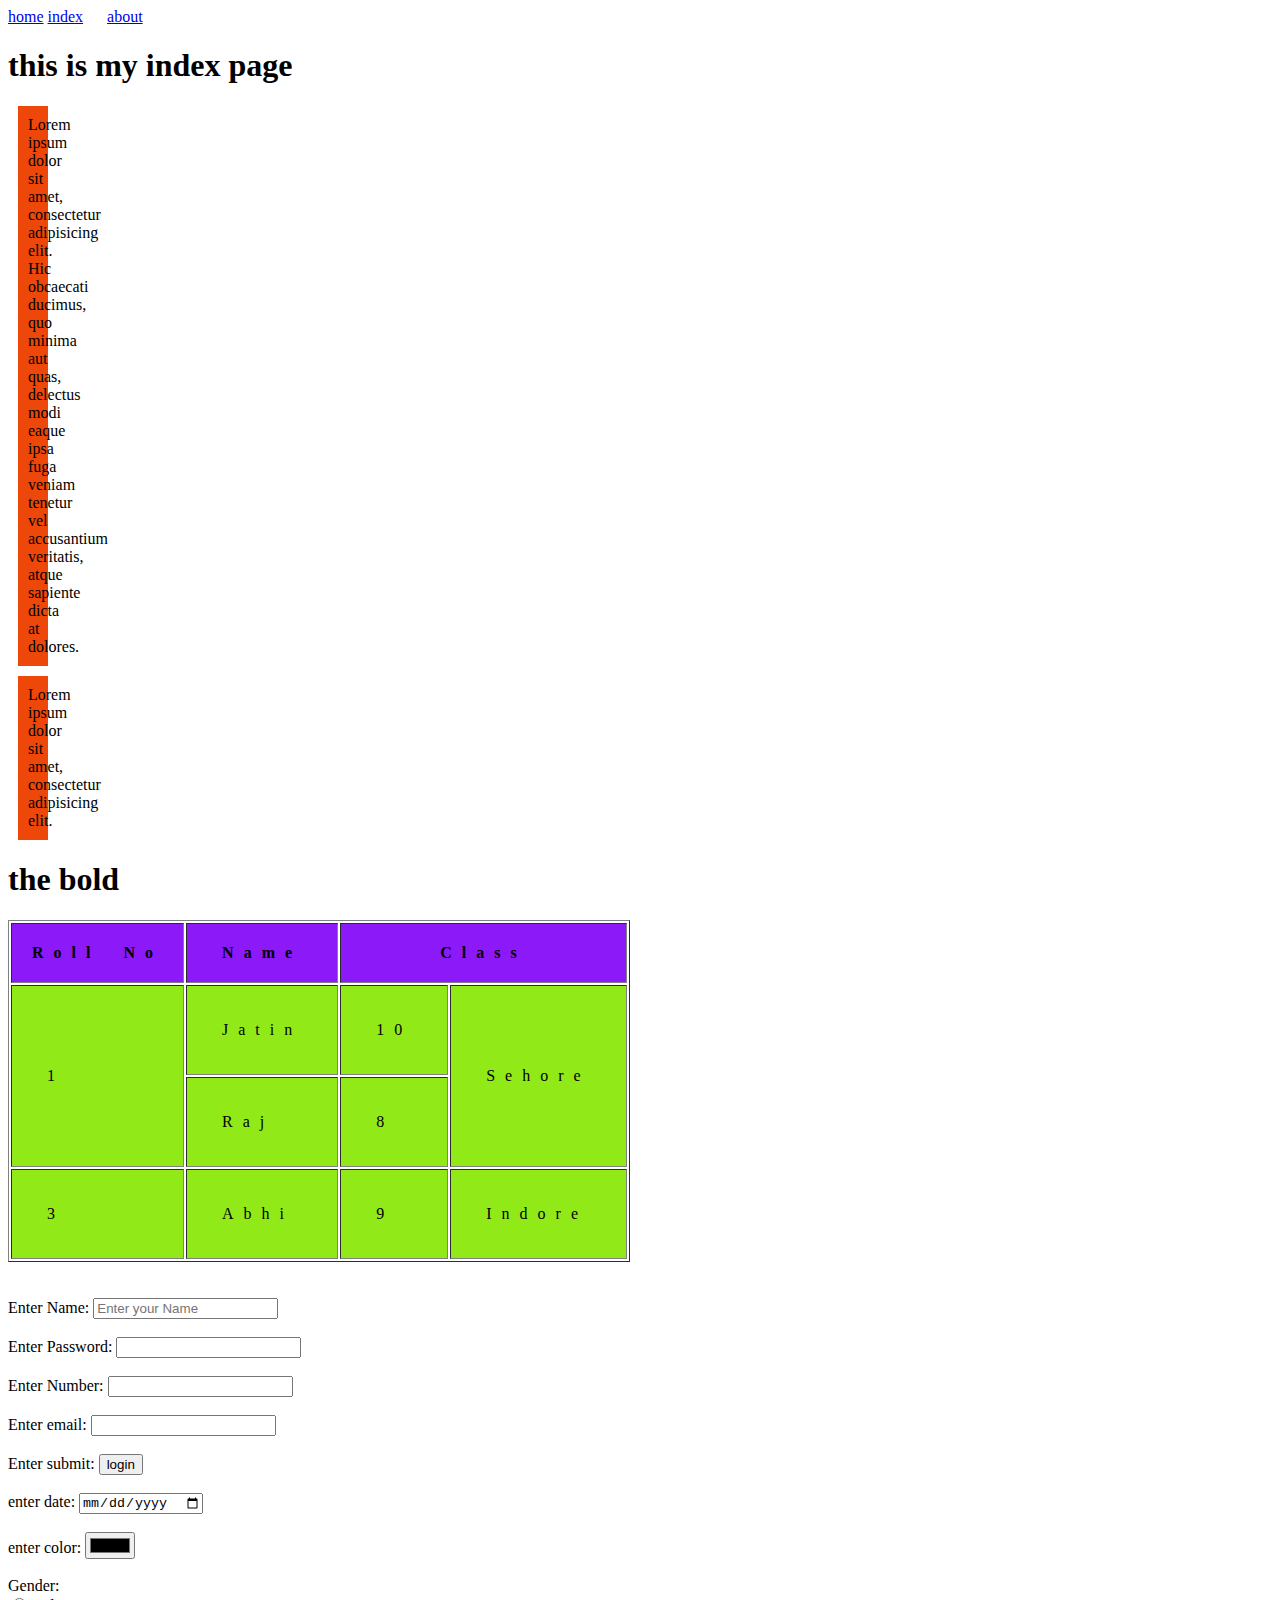
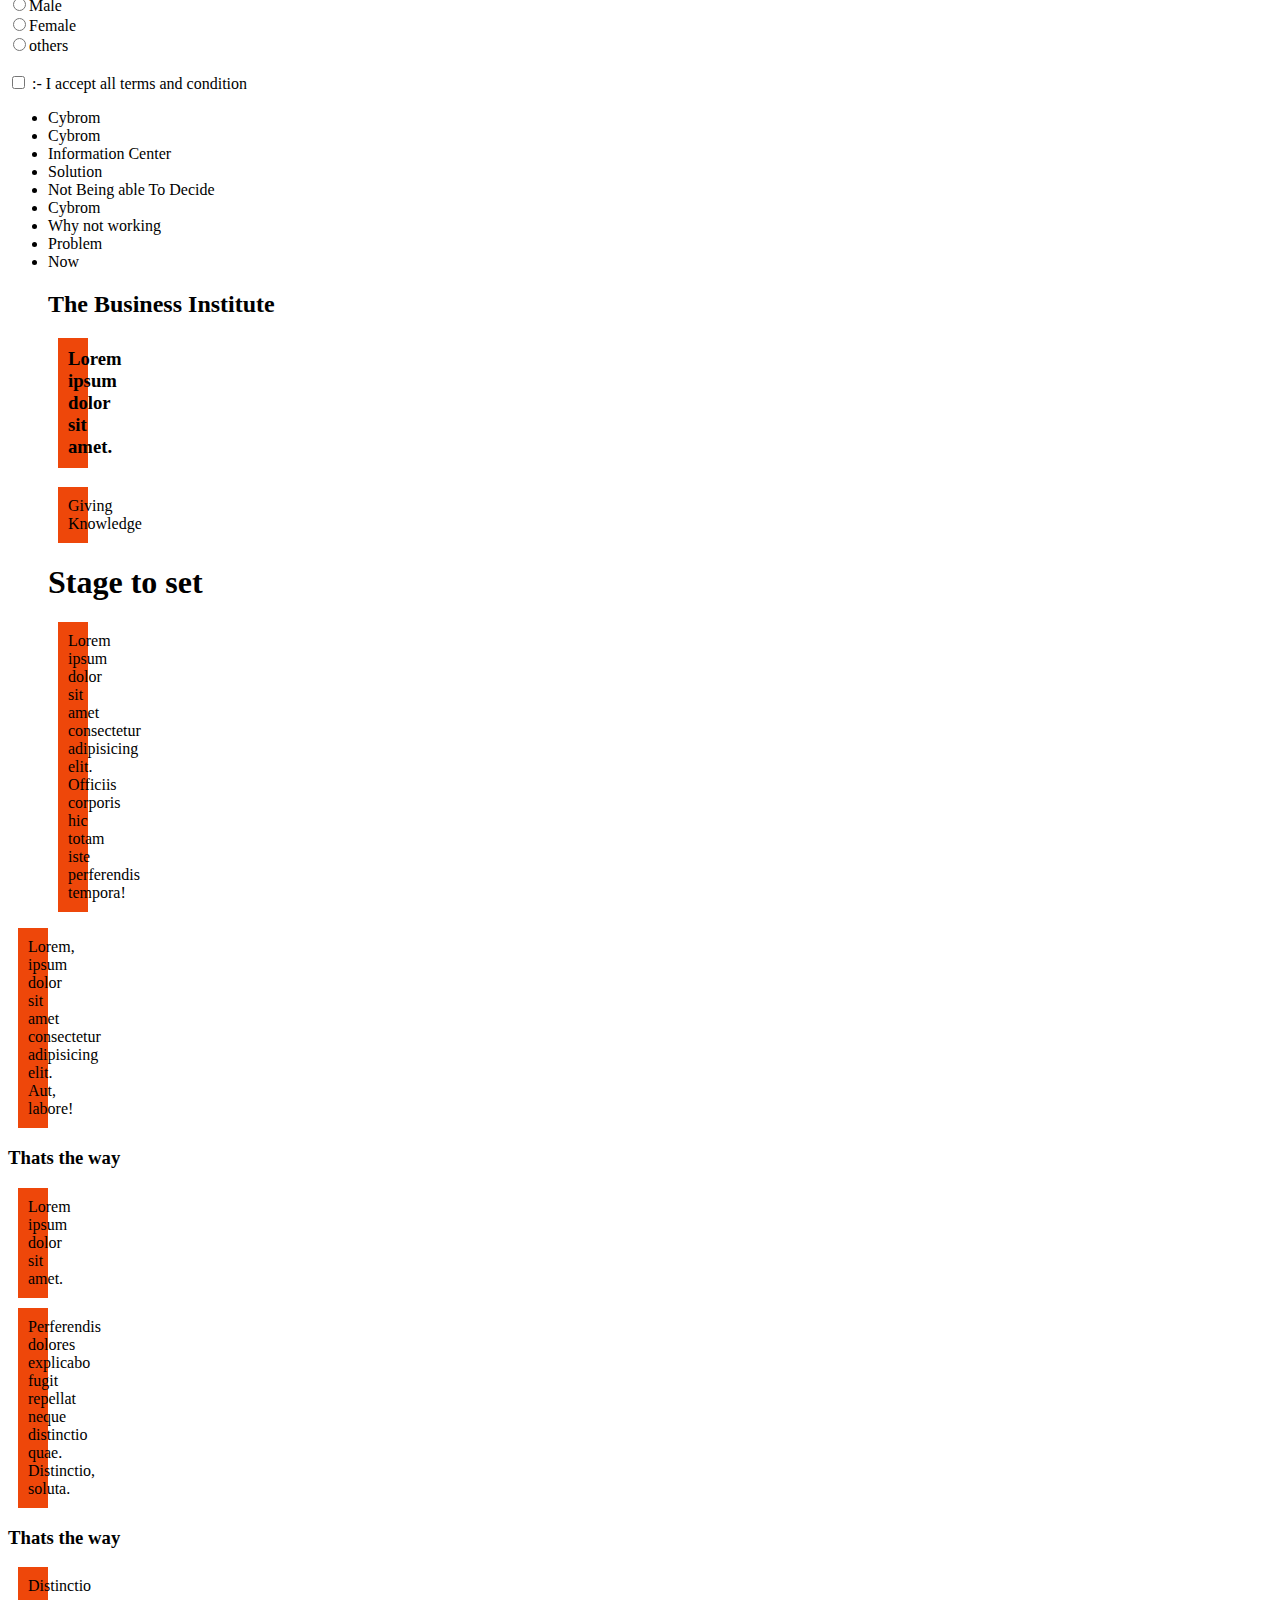
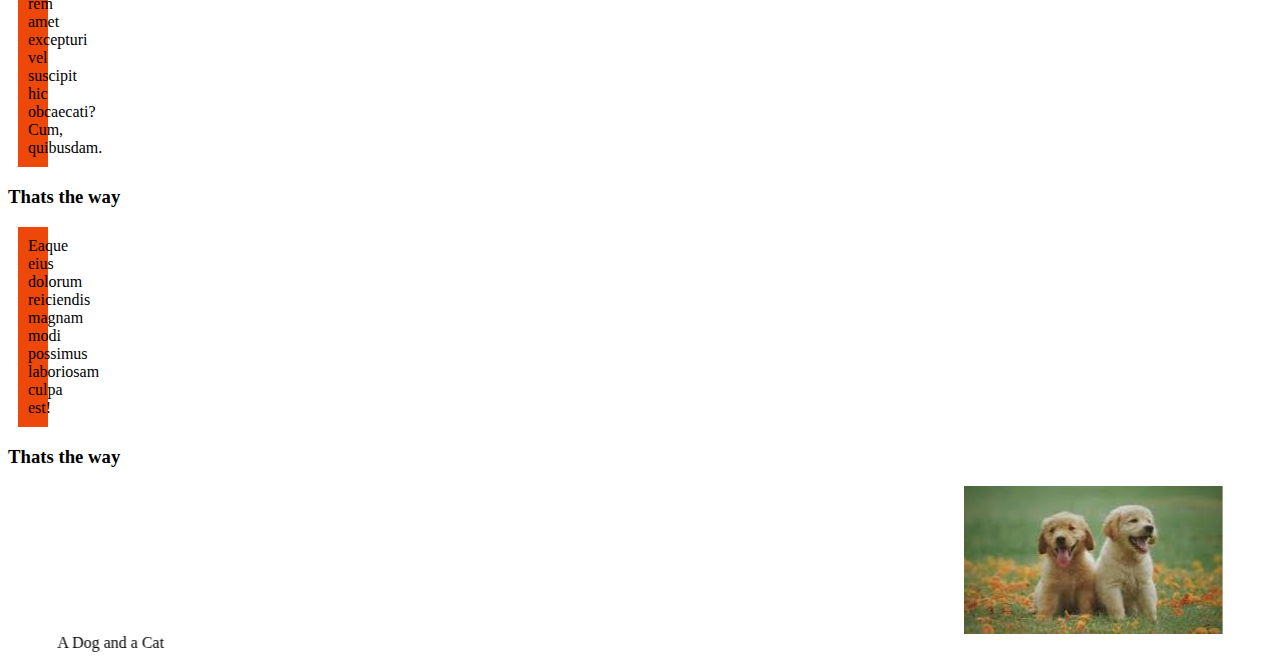
<file: index.html>
<html>
<head>
    <title>gate</title>
    <link rel="icon" href="dog.jpg">
    <link rel="stylesheet" href="style.css">
</head>
<body>
    <a href="home.html">home</a>
    <a href="index.html">index</a> &nbsp;&nbsp;&nbsp;&nbsp;
    <a href="about.html">about</a>
    <h1>this is my index page</h1>
<p>Lorem ipsum dolor sit amet, consectetur adipisicing elit. Hic obcaecati ducimus, quo minima aut quas, delectus modi eaque ipsa fuga veniam tenetur vel accusantium veritatis, atque sapiente dicta at dolores.</p>
<p>Lorem ipsum dolor sit amet, consectetur adipisicing elit.</p>
<h1>the bold </h1>

<table border="1">
<tr>
<th>Roll No</th>
<th>Name</th>
<th colspan="2">Class</th>
<!-- <th>City</th> -->
</tr>
<tr>
<td rowspan="2">1</td>
<td>Jatin</td>
<td>10</td>
<td rowspan="2">Sehore</td>
</tr>
<tr>
<!-- <td>2</td> -->
<td>Raj</td>
<td>8</td>
<!-- <td>Bhopal</td> -->
</tr>
<tr>
<td>3</td>
<td>Abhi</td>
<td>9</td>
<td>Indore</td>
</tr>
</table>
<br>
<br>
<form>
Enter Name:     <input type="text" required placeholder="Enter your Name"> <br> <br>
Enter Password: <input type="password" required> <br> <br>
Enter Number:   <input type="number" required> <br> <br>
Enter email:    <input type="email" required> <br> <br>
Enter submit:   <input type="submit" required value="login"> <br> <br>
enter date:     <input type="date" required> <br> <br>
enter color:    <input type="color"> <br> <br>
Gender: <br>
<input type="radio" name="gender">Male <br>
<input type="radio" name="gender" >Female <br>
<input type="radio" name="gender">others <br> <br>
<input type="checkbox"> :- I accept all terms and condition
<ul>
    <li>Cybrom</li>
    <li>Cybrom</li>
    <li>Information Center</li>
    <li>Solution</li>
    <li>Not Being able To Decide </li>
    <li>Cybrom</li>
    <li>Why not working</li>
    <li>Problem</li>
    <li>Now</li>
    <h2>The Business Institute</h2>
    <h3><p>Lorem ipsum dolor sit amet.</p></h3>
    <p>Giving Knowledge </p>
    <h1>Stage to set</h1>
    <p>Lorem ipsum dolor sit amet consectetur adipisicing elit. Officiis corporis hic totam iste perferendis tempora!</p>
</ul>

<div>
    <div>
        <p>Lorem, ipsum dolor sit amet consectetur adipisicing elit. Aut, labore!</p>
        <h3>Thats the way</h3>
        <p>Lorem ipsum dolor sit amet.</p>
    </div>
    <div>
        <p>Perferendis dolores explicabo fugit repellat neque distinctio quae. Distinctio, soluta.</p>
        <h3>Thats the way</h3>
    </div>
    <div>
        <p>Distinctio rem amet excepturi vel suscipit hic obcaecati? Cum, quibusdam.</p>
        <h3>Thats the way</h3>
    </div>
    <div>
        <p>Eaque eius dolorum reiciendis magnam modi possimus laboriosam culpa est!</p>
        <h3>Thats the way</h3>
    </div>
</div>

</form>

<marquee behavior="alternate" direction=""><img src="dog.jpg" alt=""></marquee><br>
<marquee behavior="alternate" direction="right">A Dog and a Cat</marquee>
</html>
</file>
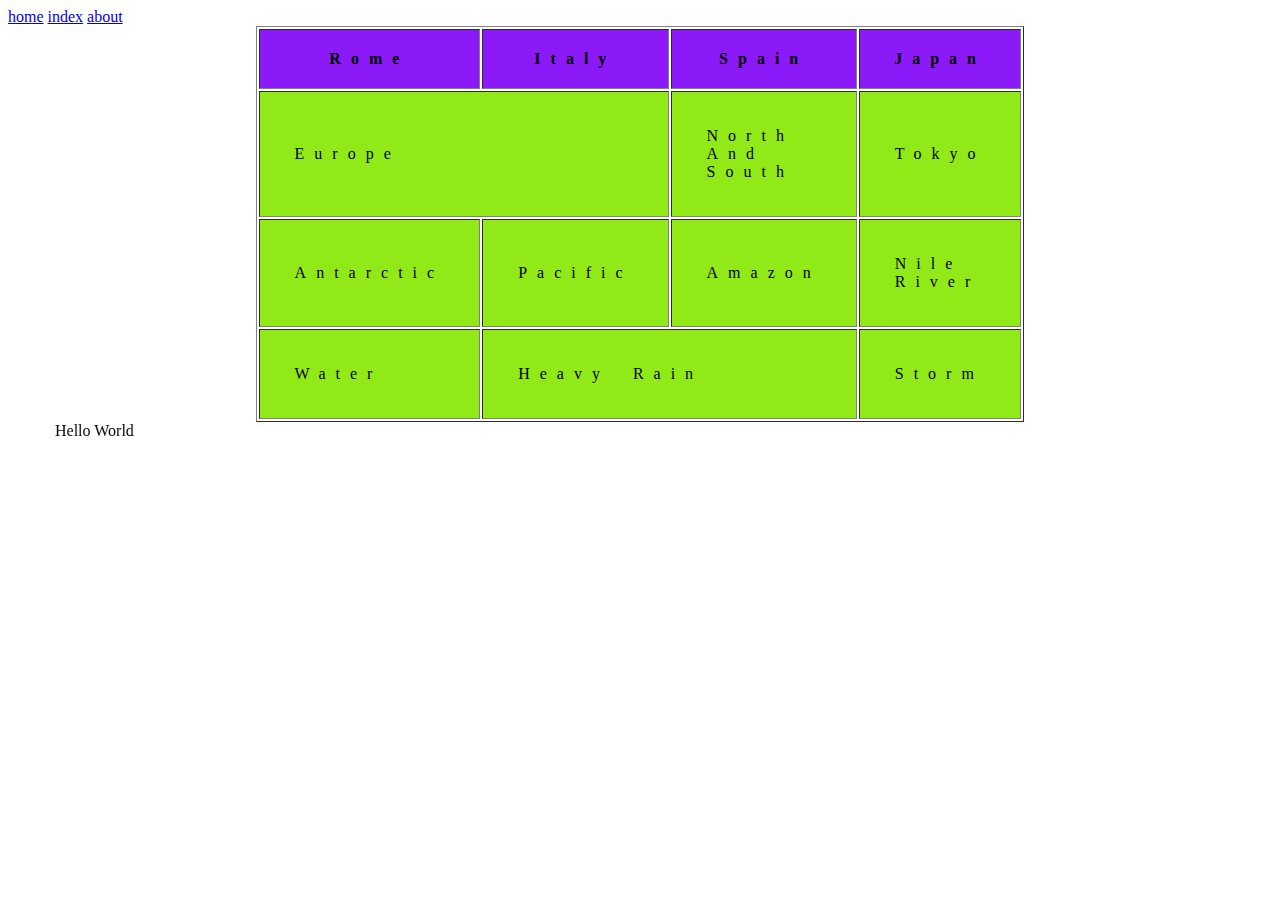
<file: about.html>
<!DOCTYPE html>
<html lang="en">
<head>
    <meta charset="UTF-8">
    <meta name="viewport" content="width=device-width, initial-scale=1.0">
    <title>Document</title>
    <link rel="stylesheet" href="style.css">
</head>
<body>
    <a href="home.html">home</a>
    <a href="index.html">index</a>
    <a href="about.html">about</a>   
    <center>
        <table border="1" width ="100px">
            <tr>
                <th>Rome</th>
                <th>Italy</th>
                <th>Spain</th>
                <th>Japan</th>
            </tr>
            <tr>
                <td colspan="2">Europe</td>
                <!-- <td>Europe</td> -->
                <td>North  And South</td>
                <td>Tokyo</td>
            </tr>
            <tr>
                <td>Antarctic</td>
                <td>Pacific</td>
                <td>Amazon</td>
                <td>Nile River</td>
            </tr>
            <tr>
                <td>Water</td>
                <!-- <td>Heavy Rain</td> -->
                <td colspan="2">Heavy Rain</td>
                <td>Storm</td>
            </tr>
        </table>
    </center>

    <marquee behavior="alternate" direction="right">Hello World</marquee>
</body>
</html>
</file>
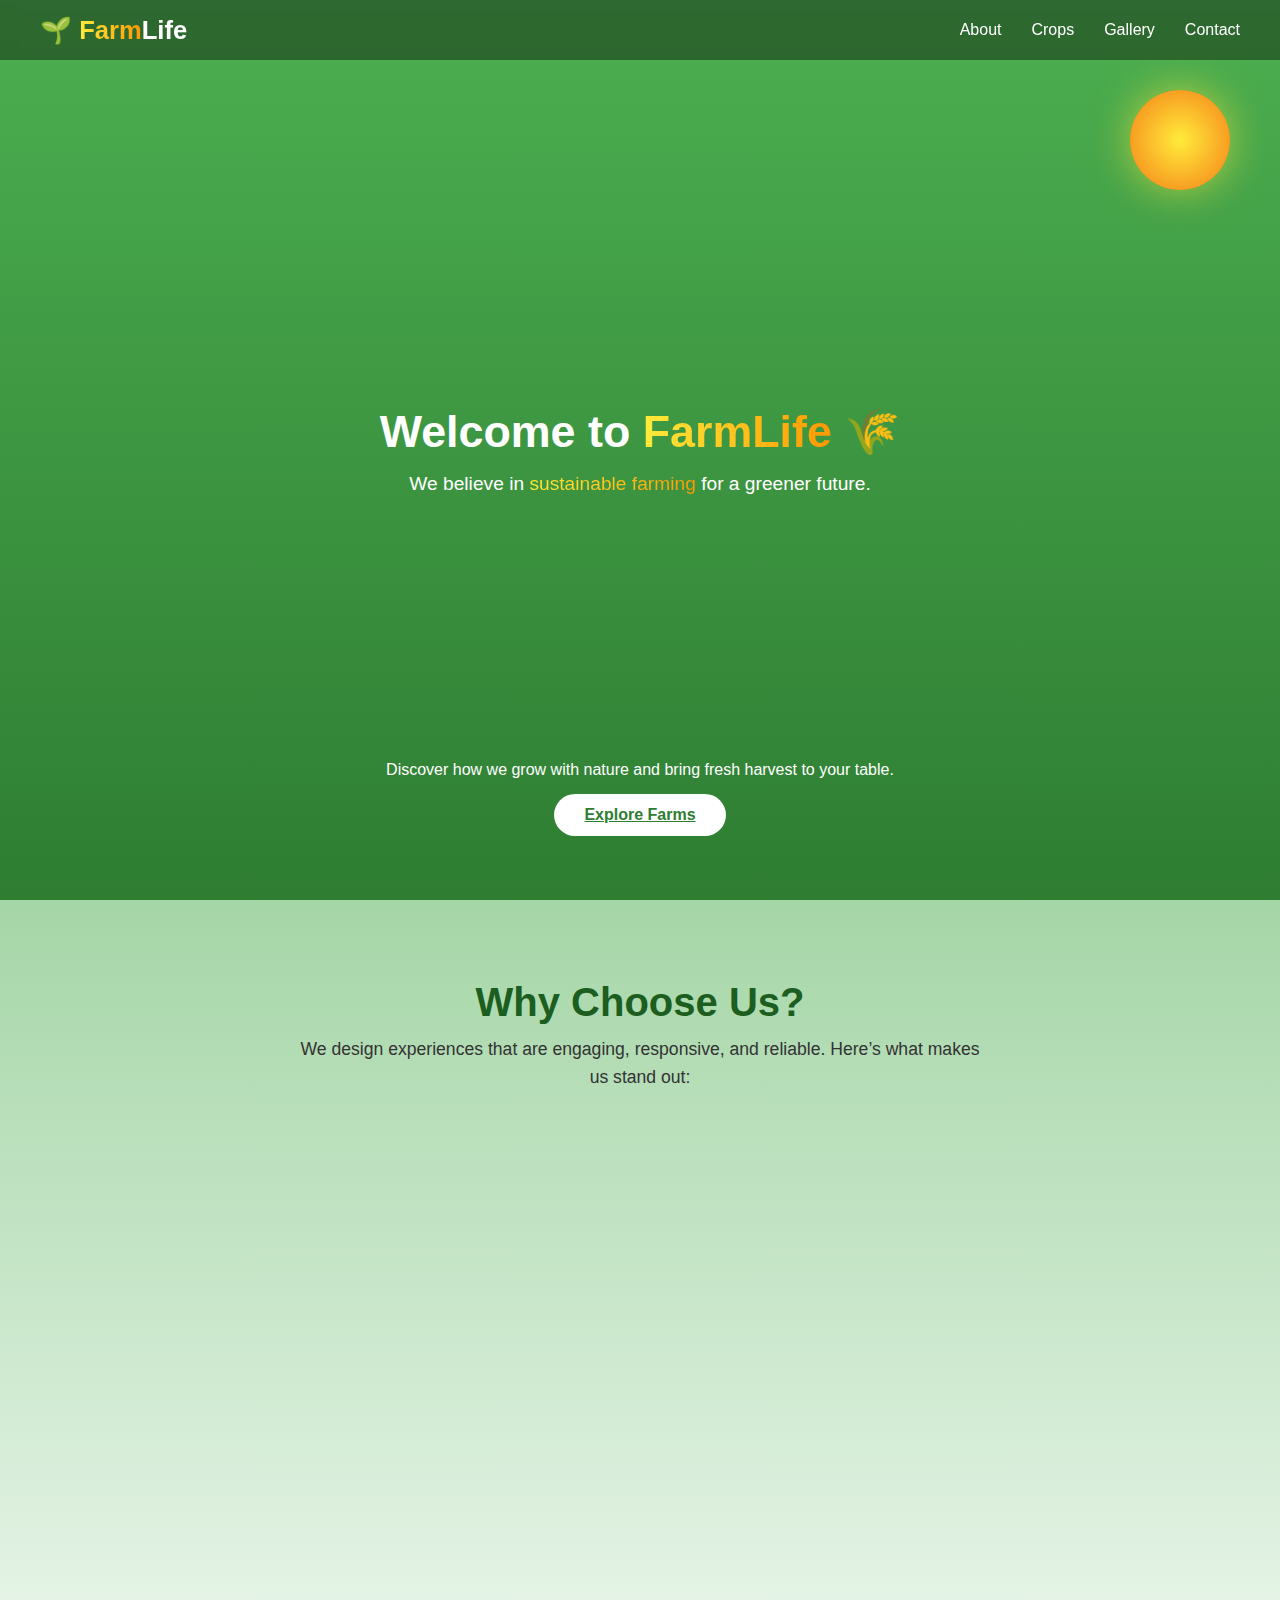
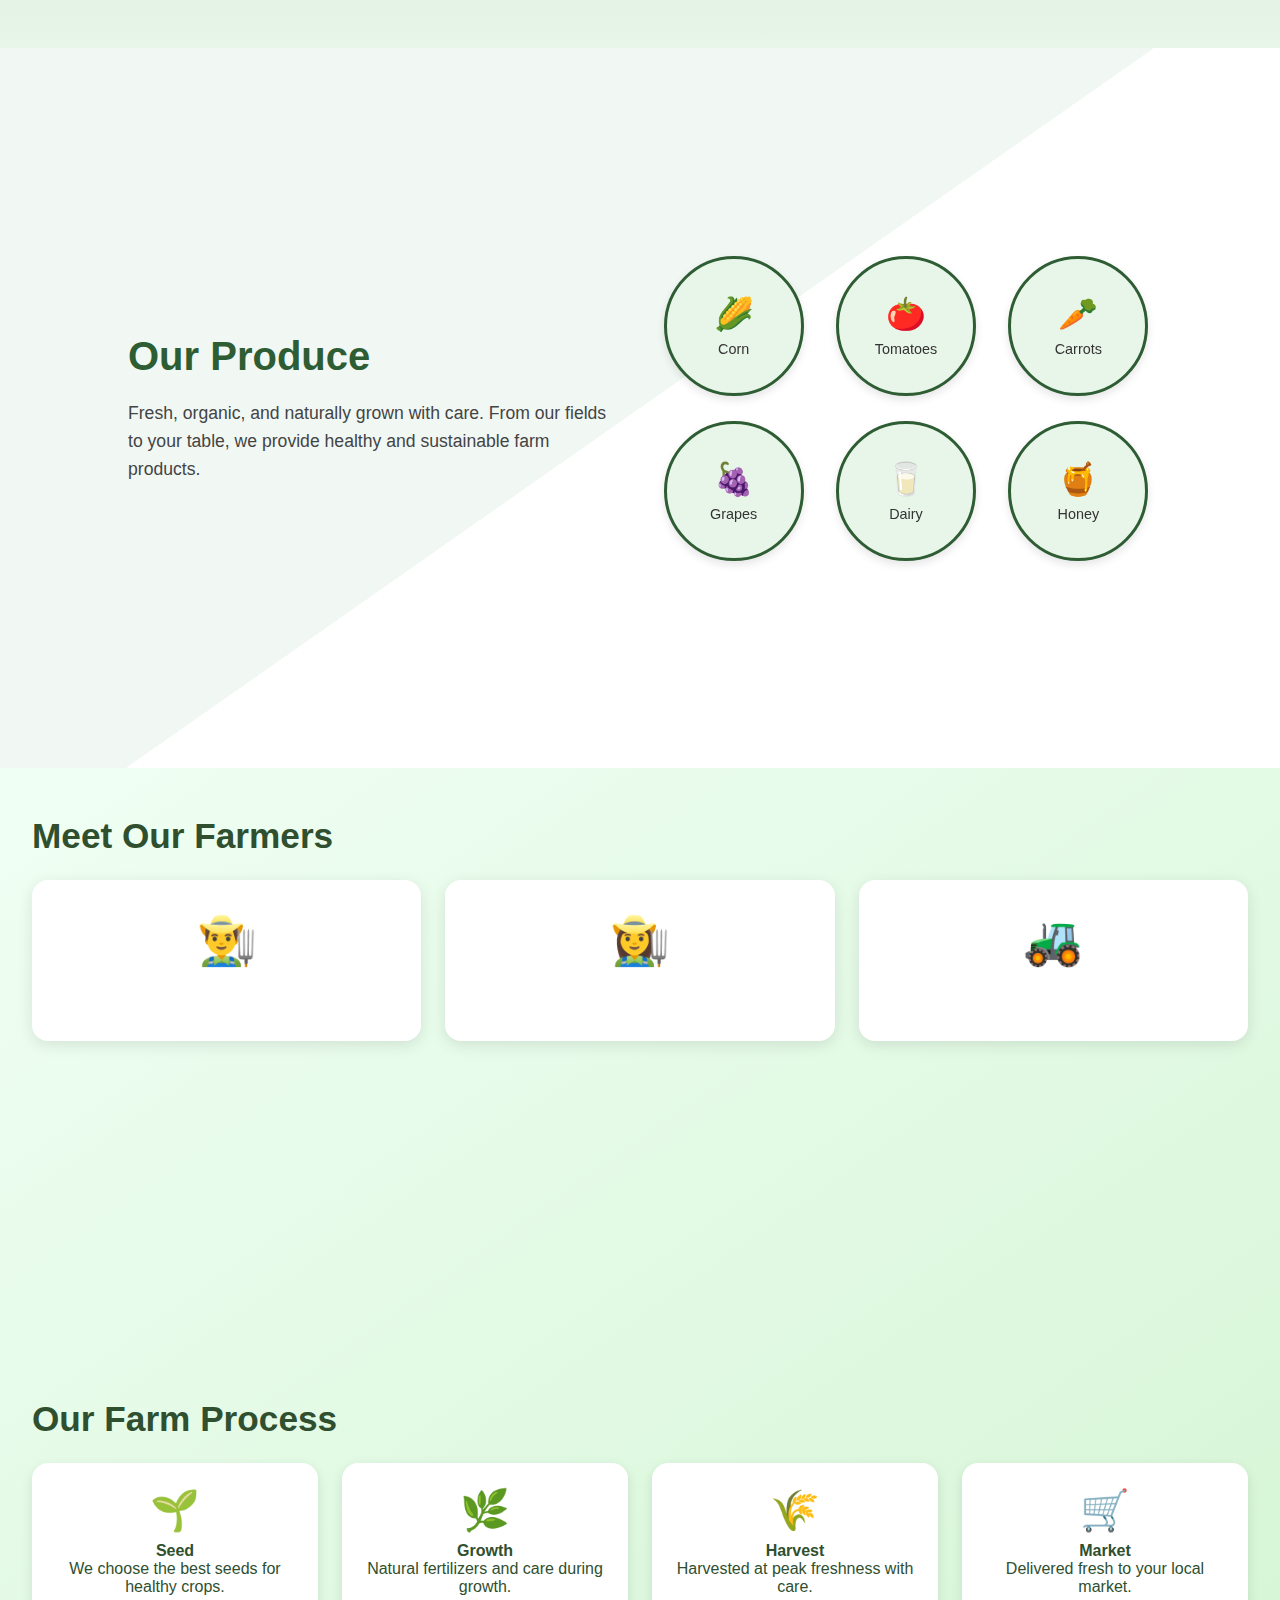
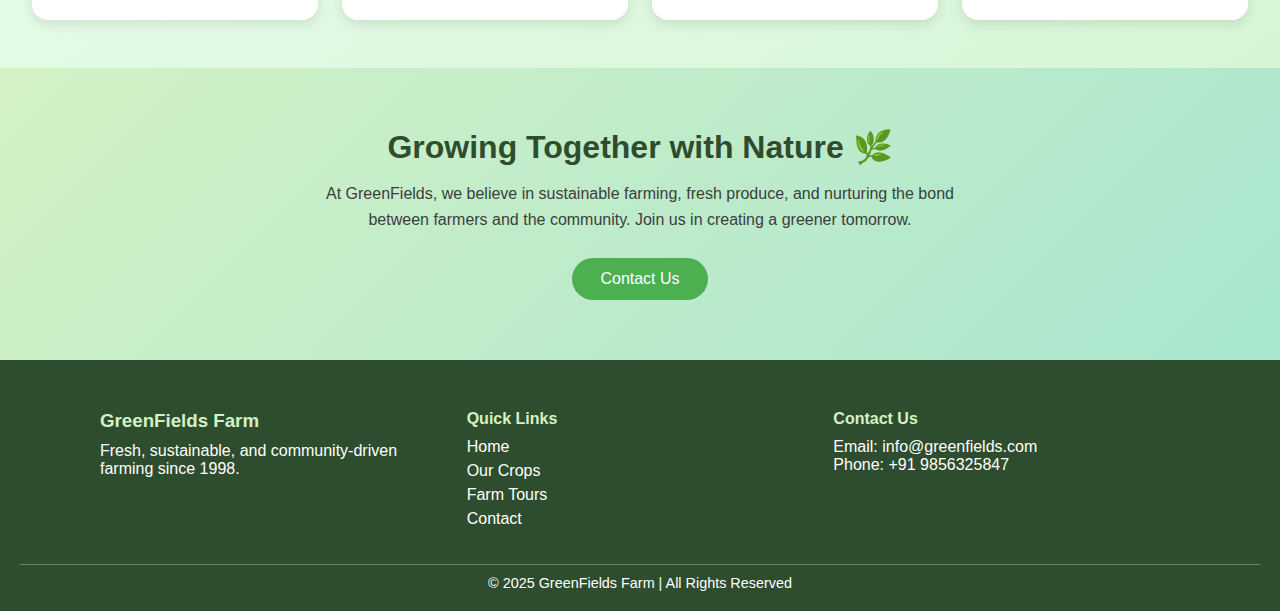
<file: farm.html>
<!DOCTYPE html>
<html lang="en">
<head>
    <meta charset="UTF-8">
    <meta name="viewport" content="width=device-width, initial-scale=1.0">
    <title>Farm</title>
    <link rel="stylesheet" href="farm.css">
</head>
<body>

  <nav class="farm-navbar">
    <div class="farm-logo">🌱 <span>Farm</span>Life</div>
    <ul class="farm-links">
      <li><a href="#about">About</a></li>
      <li><a href="#crops">Crops</a></li>
      <li><a href="#gallery">Gallery</a></li>
      <li><a href="#contact">Contact</a></li>
    </ul>
    <div class="farm-hamburger">
      <span></span><span></span><span></span>
    </div>
  </nav>

  <!-- Mobile Menu -->
  <div class="farm-mobile-menu">
    <a href="#about">About</a>
    <a href="#crops">Crops</a>
    <a href="#gallery">Gallery</a>
    <a href="#contact">Contact</a>
  </div>

  <!-- Hero Section -->
  <section class="farm-hero">
    <!-- Rotating Sun -->
    <div class="farm-sun"></div>

    <!-- Main Content -->
    <div class="farm-hero-content">
      <h1>
        Welcome to <span class="highlight">FarmLife</span> 🌾
      </h1>
      <p>
        We believe in <span class="highlight">sustainable farming</span> 
        for a greener future.
      </p>
    </div>

    <!-- Bottom Content -->
    <div class="farm-hero-bottom">
      <p>Discover how we grow with nature and bring fresh harvest to your table.</p>
      <a href="#about" class="farm-btn">Explore Farms</a>
    </div>
  </section>

<!-- second section -->
<section class="spa-info">
  <div class="spa-info-content">
    <h2 class="spa-info-title">Why Choose Us?</h2>
    <p class="spa-info-subtitle">
      We design experiences that are engaging, responsive, and reliable. 
      Here’s what makes us stand out:
    </p>

    <div class="spa-info-grid">
      <div class="spa-card spa-reveal">
        <div class="spa-card-icon">🌞</div>
        <h3>Interactive Design</h3>
        <p>Engaging animations and user-friendly layouts that keep visitors hooked.</p>
      </div>

      <div class="spa-card spa-reveal">
        <div class="spa-card-icon">⚡</div>
        <h3>Fast & Responsive</h3>
        <p>Optimized to perform seamlessly on mobile, tablet, and desktop.</p>
      </div>

      <div class="spa-card spa-reveal">
        <div class="spa-card-icon">🎨</div>
        <h3>Modern Aesthetics</h3>
        <p>Clean visuals, bold typography, and eye-catching design choices.</p>
      </div>

      <div class="spa-card spa-reveal">
        <div class="spa-card-icon">🔒</div>
        <h3>Secure & Reliable</h3>
        <p>Your safety and privacy matter — we prioritize trusted design practices.</p>
      </div>

      <div class="spa-card spa-reveal">
        <div class="spa-card-icon">🌍</div>
        <h3>Global Reach</h3>
        <p>Accessible experiences built for a worldwide audience.</p>
      </div>

      <div class="spa-card spa-reveal">
        <div class="spa-card-icon">🚀</div>
        <h3>Future-Ready</h3>
        <p>Innovative features and scalable solutions designed for tomorrow.</p>
      </div>
    </div>
  </div>
</section>


<!-- second section -->

<!-- third section -->
<section class="farm-produce">
  <div class="farm-produce-left">
    <h2>Our Produce</h2>
    <p>Fresh, organic, and naturally grown with care. From our fields to your table, 
       we provide healthy and sustainable farm products.</p>
  </div>
  <div class="farm-produce-right">
    <div class="farm-flip-card">
      <div class="farm-flip-inner">
        <div class="farm-flip-front">
          🌽
          <span>Corn</span>
        </div>
        <div class="farm-flip-back">
          <p>Rich in fiber and essential vitamins. Grown naturally without chemicals.</p>
        </div>
      </div>
    </div>

    <div class="farm-flip-card">
      <div class="farm-flip-inner">
        <div class="farm-flip-front">
          🍅
          <span>Tomatoes</span>
        </div>
        <div class="farm-flip-back">
          <p>Juicy, fresh, and full of antioxidants. Perfect for healthy meals.</p>
        </div>
      </div>
    </div>

    <div class="farm-flip-card">
      <div class="farm-flip-inner">
        <div class="farm-flip-front">
          🥕
          <span>Carrots</span>
        </div>
        <div class="farm-flip-back">
          <p>Packed with Vitamin A for healthy eyes and natural sweetness.</p>
        </div>
      </div>
    </div>

    <div class="farm-flip-card">
      <div class="farm-flip-inner">
        <div class="farm-flip-front">
          🍇
          <span>Grapes</span>
        </div>
        <div class="farm-flip-back">
          <p>Fresh clusters rich in antioxidants, handpicked from our vines.</p>
        </div>
      </div>
    </div>

    <div class="farm-flip-card">
      <div class="farm-flip-inner">
        <div class="farm-flip-front">
          🥛
          <span>Dairy</span>
        </div>
        <div class="farm-flip-back">
          <p>Pure and fresh milk products directly from our healthy cows.</p>
        </div>
      </div>
    </div>

    <div class="farm-flip-card">
      <div class="farm-flip-inner">
        <div class="farm-flip-front">
          🍯
          <span>Honey</span>
        </div>
        <div class="farm-flip-back">
          <p>Natural and sweet honey produced by our farm bees.</p>
        </div>
      </div>
    </div>
  </div>
</section>


<!-- third section -->
    
<!-- fourth section -->
<section class="farm-fourth">
  <div class="farm-fourth-farmers">
    <h2>Meet Our Farmers</h2>
    <div class="farm-fourth-grid">
      <div class="farm-fourth-card">
        <div class="farm-fourth-icon">👨‍🌾</div>
        <div class="farm-fourth-info">
          <h3>Ramesh Kumar</h3>
          <p>Organic Specialist</p>
        </div>
      </div>

      <div class="farm-fourth-card">
        <div class="farm-fourth-icon">👩‍🌾</div>
        <div class="farm-fourth-info">
          <h3>Anita Sharma</h3>
          <p>Soil Expert</p>
        </div>
      </div>

      <div class="farm-fourth-card">
        <div class="farm-fourth-icon">🚜</div>
        <div class="farm-fourth-info">
          <h3>Vikram Singh</h3>
          <p>Machinery Operator</p>
        </div>
      </div>
    </div>
  </div>

  <div class="farm-fourth-process">
    <h2>Our Farm Process</h2>
    <div class="farm-fourth-timeline">
      <div class="farm-step">
        <span>🌱</span>
        <h4>Seed</h4>
        <p>We choose the best seeds for healthy crops.</p>
      </div>
      <div class="farm-step">
        <span>🌿</span>
        <h4>Growth</h4>
        <p>Natural fertilizers and care during growth.</p>
      </div>
      <div class="farm-step">
        <span>🌾</span>
        <h4>Harvest</h4>
        <p>Harvested at peak freshness with care.</p>
      </div>
      <div class="farm-step">
        <span>🛒</span>
        <h4>Market</h4>
        <p>Delivered fresh to your local market.</p>
      </div>
    </div>
  </div>
</section>


<!-- fourth section -->

<!-- footer -->
 <!-- Last Section -->
<section class="farm-last-section">
  <div class="farm-last-content">
    <h2>Growing Together with Nature 🌿</h2>
    <p>
      At GreenFields, we believe in sustainable farming, fresh produce, and
      nurturing the bond between farmers and the community. Join us in creating
      a greener tomorrow.
    </p>
    <button class="farm-cta-btn">Contact Us</button>
  </div>
</section>

<!-- Footer -->
<footer class="farm-footer">
  <div class="farm-footer-container">
    <div class="farm-footer-about">
      <h3>GreenFields Farm</h3>
      <p>Fresh, sustainable, and community-driven farming since 1998.</p>
    </div>

    <div class="farm-footer-links">
      <h4>Quick Links</h4>
      <ul>
        <li><a href="#">Home</a></li>
        <li><a href="#">Our Crops</a></li>
        <li><a href="#">Farm Tours</a></li>
        <li><a href="#">Contact</a></li>
      </ul>
    </div>

    <div class="farm-footer-contact">
      <h4>Contact Us</h4>
      <p>Email: info@greenfields.com</p>
      <p>Phone: +91 9856325847</p>
    </div>
  </div>

  <div class="farm-footer-bottom">
    <p>© 2025 GreenFields Farm | All Rights Reserved</p>
  </div>
</footer>

<!-- footer -->

<script src="farm.js"></script>
</body>
</html>
</file>
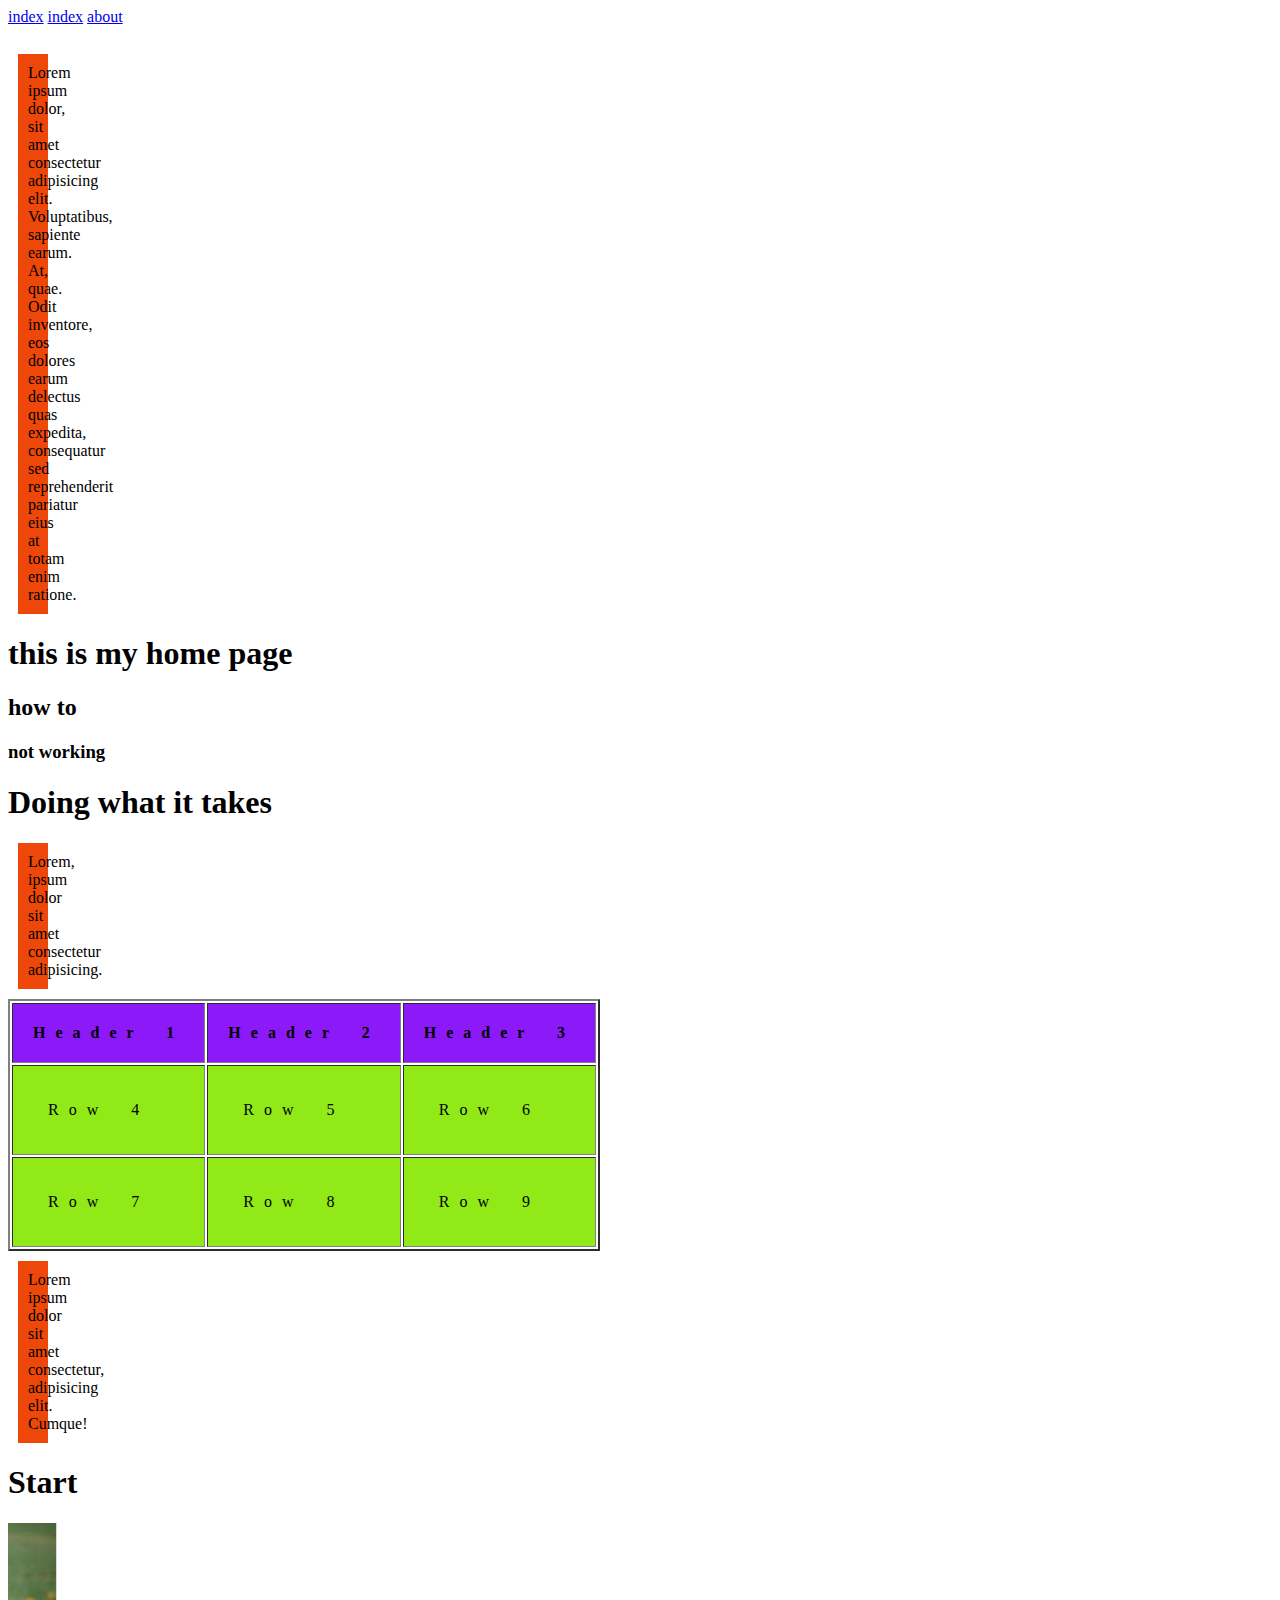
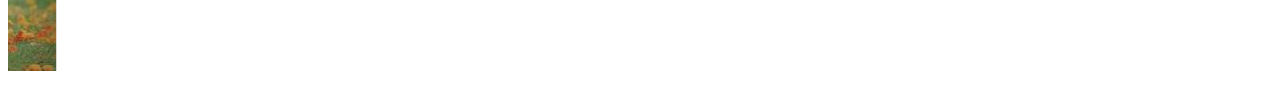
<file: home.html>
<!DOCTYPE html>
<html lang="en">
<head>
    <meta charset="UTF-8">
    <meta name="viewport" content="width=device-width, initial-scale=1.0">
    <title>Document</title>
    <link rel="stylesheet" href="style.css">
</head>
<body>
    <a href="index.html">index</a> 
    <a href="index.html">index</a>
    <a href="about.html">about</a> <br> <br>
    
<p>Lorem ipsum dolor, sit amet consectetur <br> adipisicing elit. Voluptatibus, sapiente earum. <br> At, quae. Odit inventore, eos dolores earum <br> delectus quas expedita, consequatur  <br>sed reprehenderit pariatur eius at totam  <br>enim ratione.</p>
    <h1>this is my home page</h1>
    <h2>how to</h2>
    <h3>not working</h3>
    <h1>Doing what it takes</h1>
    <p>Lorem, ipsum dolor sit amet consectetur adipisicing.</p>
    <div>
        <table border="2">
            <tr>
                <th>Header 1</th>
                <th>Header 2</th>
                <th>Header 3</th>
            </tr>
            <tr>
                <td>Row 4</td>
                <td>Row 5</td>
                <td>Row 6</td>
            </tr>
            <tr>
                <td>Row 7</td>
                <td>Row 8</td>
                <td>Row 9</td>
            </tr>
        </table>
    </div>

    <p>Lorem ipsum dolor sit amet consectetur, adipisicing elit. Cumque!</p>
    <h1>Start</h1>
    <marquee behavior="" direction="right"><img src="dog.jpg" alt=""></marquee><br>
</body>
</html>
</file>
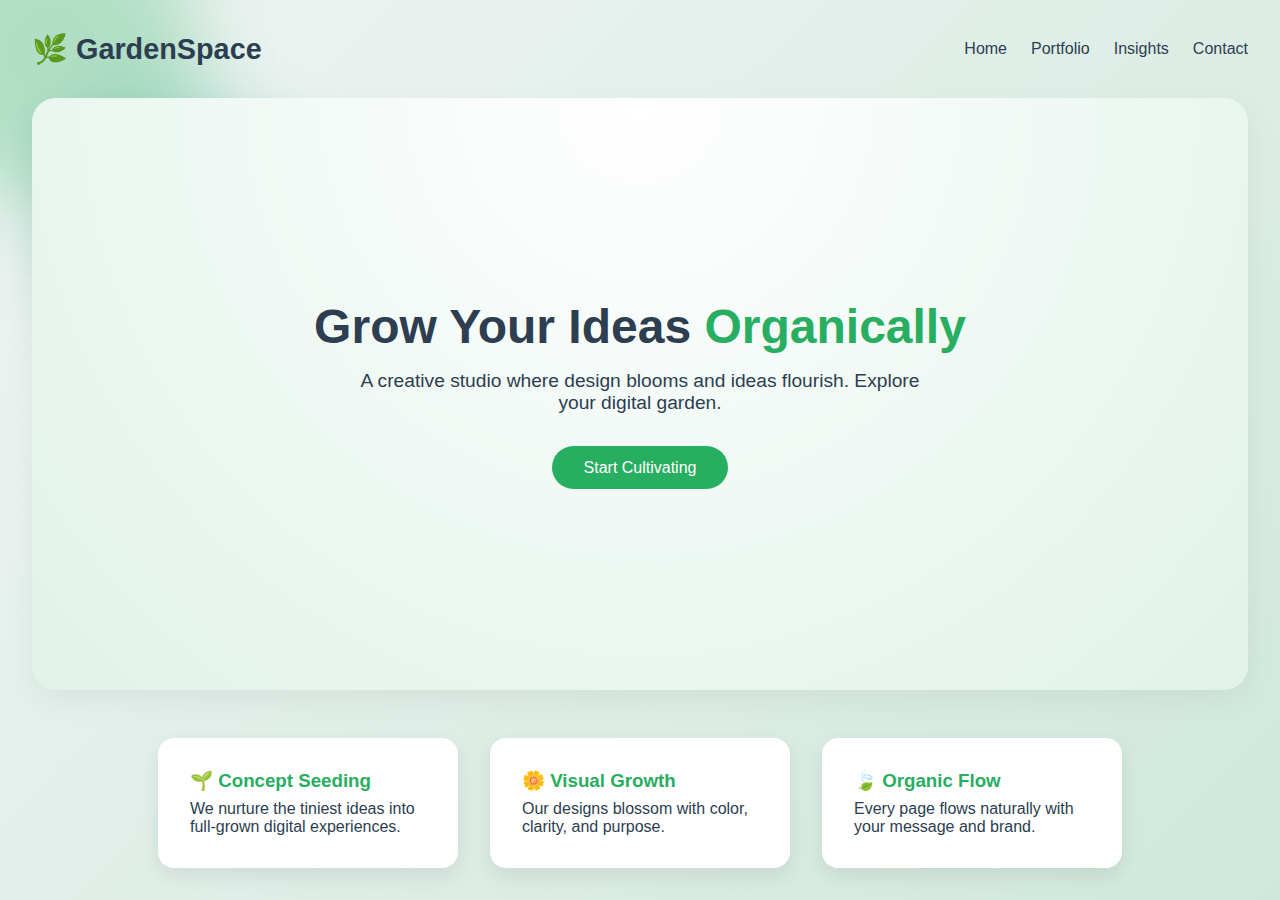
<file: landing.html>
<!DOCTYPE html>
<html lang="en">
<head>
    <meta charset="UTF-8">
    <meta name="viewport" content="width=device-width, initial-scale=1.0">
    <title>Landing Page</title>
    <link rel="stylesheet" href="landing.css">
</head>
<body>

<!-- garden theme -->
  <section id="garden">
    <div class="garden-wrapper">
      <nav class="garden-nav">
        <div class="garden-logo">🌿 GardenSpace</div>

        <div class="garden-toggle" id="garden-toggle">
          <span></span><span></span><span></span>
        </div>

        <ul class="garden-menu" id="garden-menu">
          <li><a href="#">Home</a></li>
          <li><a href="#">Portfolio</a></li>
          <li><a href="#">Insights</a></li>
          <li><a href="#">Contact</a></li>
        </ul>
      </nav>

      <div class="garden-blobs">
        <div class="blob blob1"></div>
        <div class="blob blob2"></div>
      </div>

      <header class="garden-hero scroll-fade">
        <h1>Grow Your Ideas <span>Organically</span></h1>
        <p>A creative studio where design blooms and ideas flourish. Explore your digital garden.</p>
        <button class="garden-cta">Start Cultivating</button>
      </header>

      <div class="garden-features">
        <div class="garden-feature scroll-fade">
          <h3>🌱 Concept Seeding</h3>
          <p>We nurture the tiniest ideas into full-grown digital experiences.</p>
        </div>
        <div class="garden-feature scroll-fade">
          <h3>🌼 Visual Growth</h3>
          <p>Our designs blossom with color, clarity, and purpose.</p>
        </div>
        <div class="garden-feature scroll-fade">
          <h3>🍃 Organic Flow</h3>
          <p>Every page flows naturally with your message and brand.</p>
        </div>
      </div>
    </div>
  </section>

  </div>
</section>



<!-- garden theme -->
    

<script src="landing.js"></script>
</body>
</html>
</file>
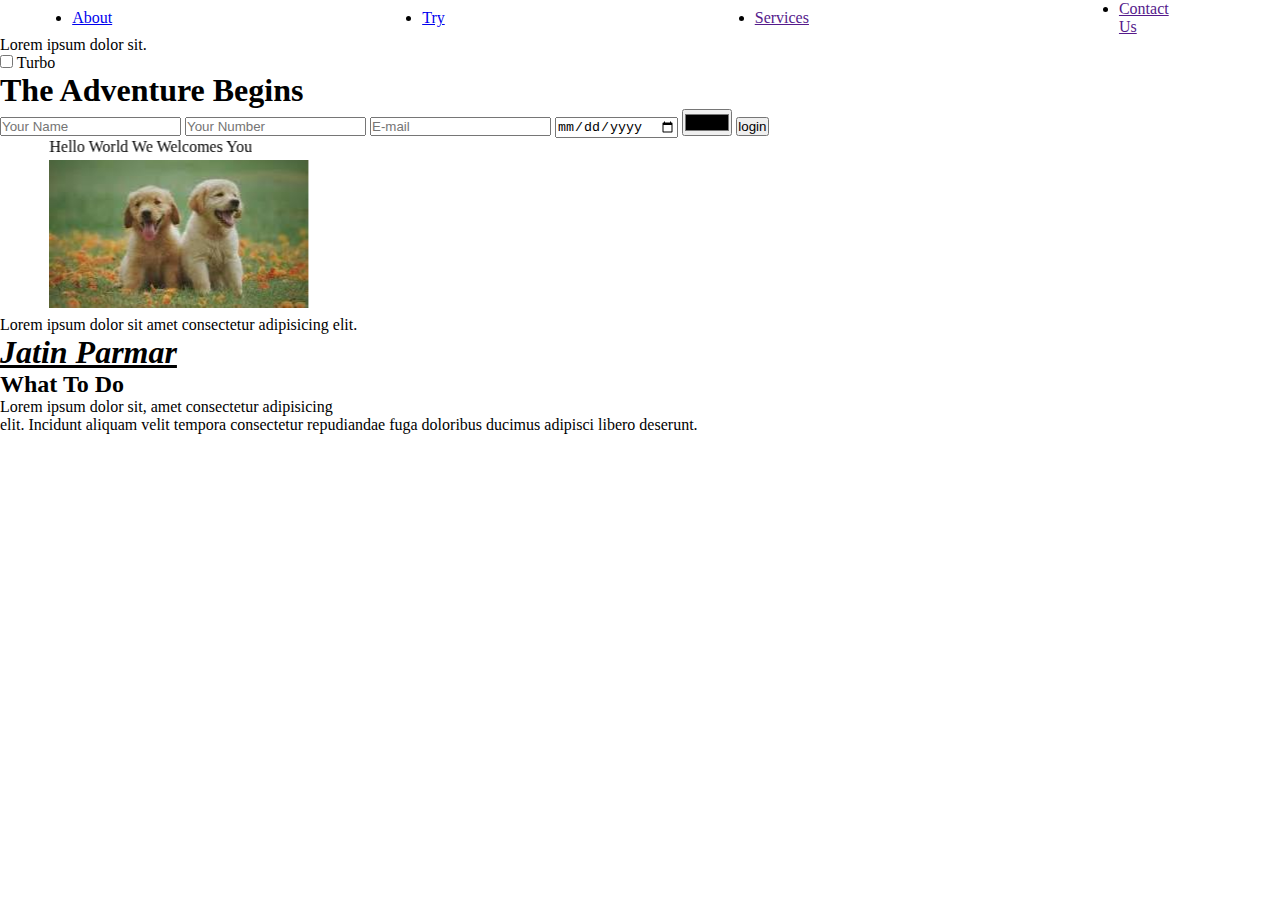
<file: new.html>
<!DOCTYPE html>
<html lang="en">
<head>
    <meta charset="UTF-8">
    <meta name="viewport" content="width=device-width, initial-scale=1.0">
    <title>Document</title>
    <link rel="stylesheet" href="style1.css">
    <link rel="icon" href="dog.jpg">
</head>
<body>
    <header id="new">
         <ul>
            <li><a href="home.html">Home</a></li>
            <li><a href="about.html">About</a></li>
            <li><a href="try.html">Try</a></li>
            <li><a href="">Services</a></li>
            <li><a href="">Contact Us</a></li>
            <li><a href="">Registration</a></li>
         </ul>
    </header>

    <main>

        <section>
                <p>Lorem ipsum dolor sit.</p>
                <input type="checkbox" id="tr">
                <label for="tr">Turbo</label>

        </section>

        <section>

            <h1>The Adventure Begins</h1>
            <input type="text" required placeholder="Your Name">
            <input type="number" required placeholder="Your Number">
            <input type="email" required placeholder="E-mail">
            <input type="date" required>
            <input type="color">
            <input type="submit" value="login">
        </section>

        <marquee behavior="alternate" direction="right">Hello World We Welcomes You</marquee>
        <marquee behavior="alternate" direction="right"><img src="dog.jpg" alt=""></marquee><br>

        <p>Lorem ipsum dolor sit amet consectetur adipisicing elit.</p>
        <h1><i><b><u>Jatin Parmar</u></b></i></h1>
        <h2>What To Do</h2>
        <p>Lorem ipsum dolor sit, amet consectetur adipisicing <br> elit. Incidunt aliquam velit tempora consectetur repudiandae fuga doloribus ducimus adipisci libero deserunt.</p>
    </main>
    
</body>
</html>
</file>
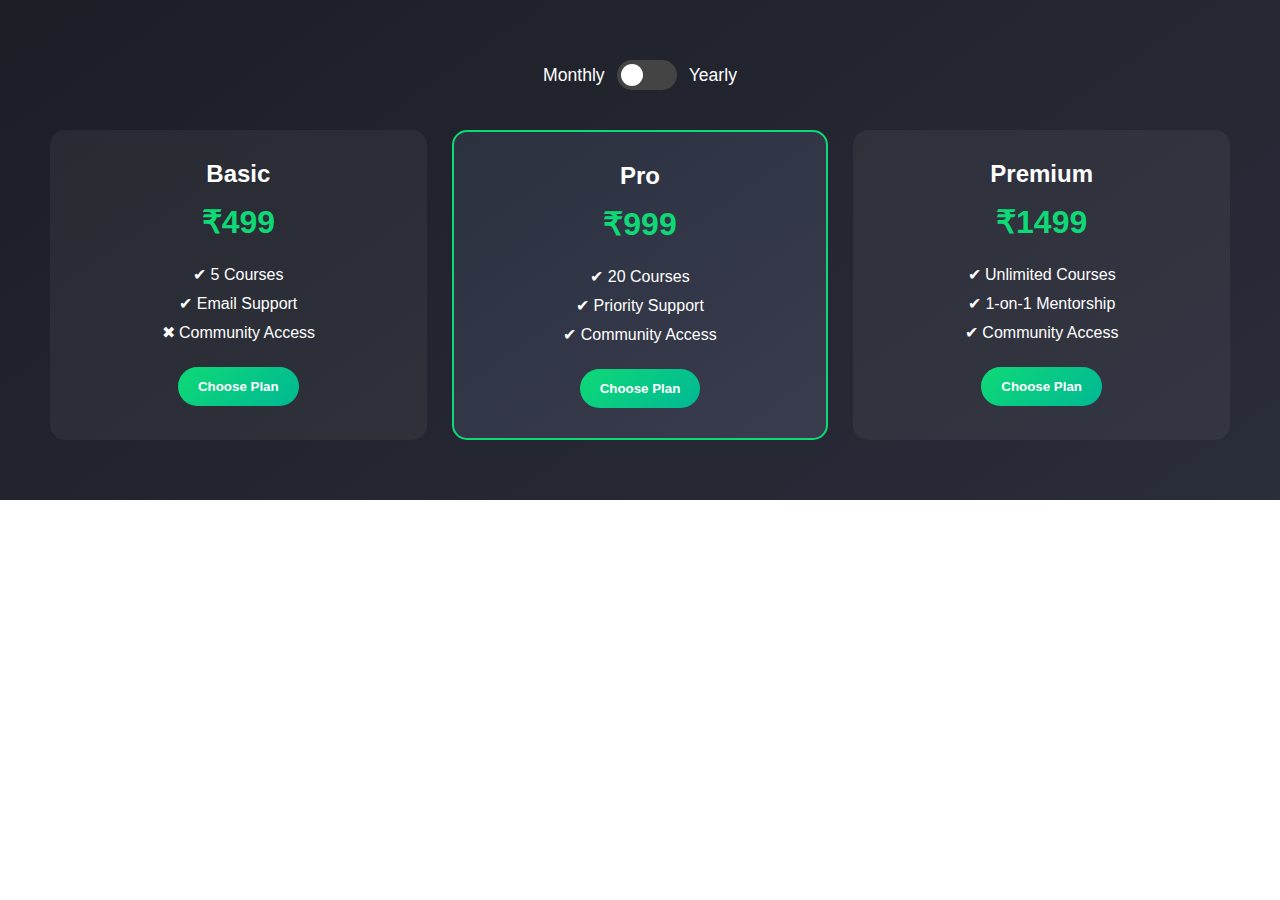
<file: price.html>
<!DOCTYPE html>
<html lang="en">
<head>
    <meta charset="UTF-8">
    <meta name="viewport" content="width=device-width, initial-scale=1.0">
    <title>Price</title>
    <link rel="stylesheet" href="price.css">
</head>
<body>
    
    <!-- section 1 -->
     <section class="price-section">
  <div class="price-toggle">
    <span>Monthly</span>
    <label class="price-switch">
      <input type="checkbox" id="priceToggle">
      <span class="price-slider"></span>
    </label>
    <span>Yearly</span>
  </div>

  <div class="price-cards">
    <!-- Basic -->
    <div class="price-card">
      <h3>Basic</h3>
      <p class="price-amount" data-month="₹499" data-year="₹4999">₹499</p>
      <ul>
        <li>✔ 5 Courses</li>
        <li>✔ Email Support</li>
        <li>✖ Community Access</li>
      </ul>
      <button class="price-btn">Choose Plan</button>
    </div>

    <!-- Pro -->
    <div class="price-card price-featured">
      <h3>Pro</h3>
      <p class="price-amount" data-month="₹999" data-year="₹9999">₹999</p>
      <ul>
        <li>✔ 20 Courses</li>
        <li>✔ Priority Support</li>
        <li>✔ Community Access</li>
      </ul>
      <button class="price-btn">Choose Plan</button>
    </div>

    <!-- Premium -->
    <div class="price-card">
      <h3>Premium</h3>
      <p class="price-amount" data-month="₹1499" data-year="₹14999">₹1499</p>
      <ul>
        <li>✔ Unlimited Courses</li>
        <li>✔ 1-on-1 Mentorship</li>
        <li>✔ Community Access</li>
      </ul>
      <button class="price-btn">Choose Plan</button>
    </div>
  </div>
</section>


    <!-- section 1 -->

<script src="price.js"></script>
</body>
</html>
</file>
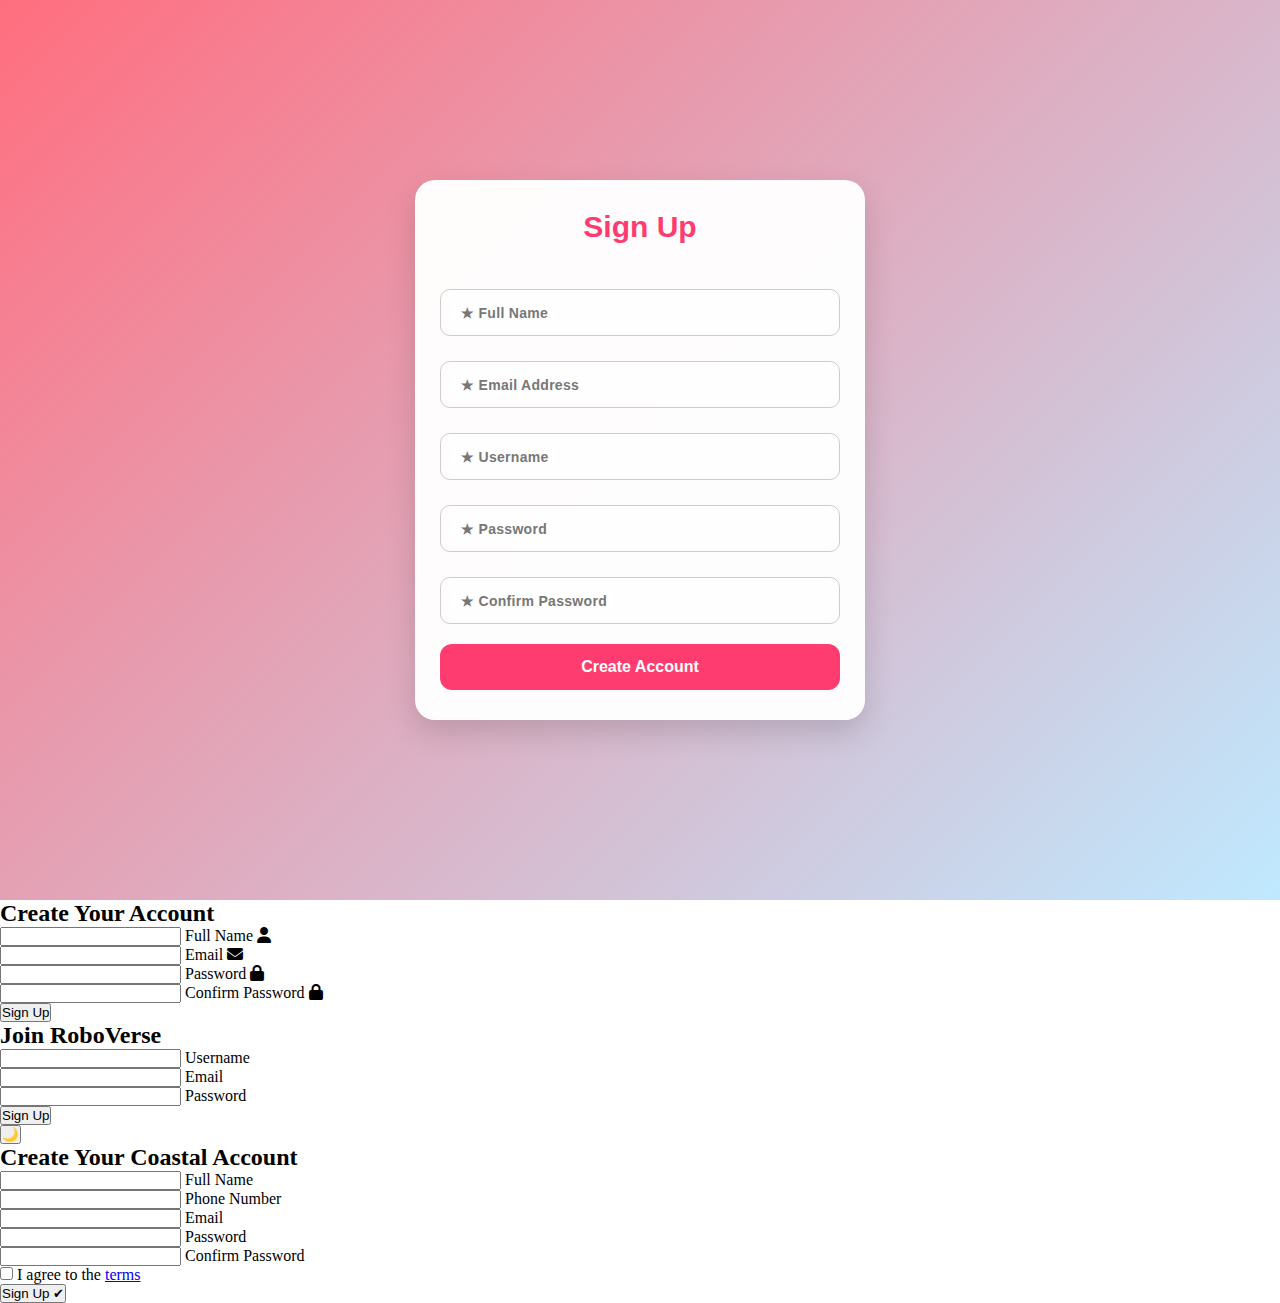
<file: sign.html>
<!DOCTYPE html>
<html lang="en">
<head>
  <meta charset="UTF-8" />
  <meta name="viewport" content="width=device-width, initial-scale=1" />
  <title>Sign Up</title>
  <link rel="stylesheet" href="sign.css" />
  <!-- for second  -->
    <link href="https://fonts.googleapis.com/css2?family=Outfit:wght@400;600&display=swap" rel="stylesheet"/>
    <link rel="stylesheet" href="https://cdnjs.cloudflare.com/ajax/libs/font-awesome/6.4.0/css/all.min.css"/>
  <!-- for second  -->
</head>
<body>

  <section id="first">
    <div class="first-wrapper">
      <form class="first-form">
        <h2 class="first-title">Sign Up</h2>

        <div class="first-field">
          <input type="text" class="first-input" placeholder=" " required />
          <label class="first-label">★ Full Name</label>
        </div>

        <div class="first-field">
          <input type="email" class="first-input" placeholder=" " required />
          <label class="first-label">★ Email Address</label>
        </div>

        <div class="first-field">
          <input type="text" class="first-input" placeholder=" " required />
          <label class="first-label">★ Username</label>
        </div>

        <div class="first-field">
          <input type="password" class="first-input" placeholder=" " required />
          <label class="first-label">★ Password</label>
        </div>

        <div class="first-field">
          <input type="password" class="first-input" placeholder=" " required />
          <label class="first-label">★ Confirm Password</label>
        </div>

        <button type="submit" class="first-submit">Create Account</button>
      </form>
    </div>
  </section>

  <!-- first design -->

  <!-- second design -->
  <section id="second">
    <div class="second-container">
      <h2 class="second-title">Create Your Account</h2>
      <form>
        <div class="second-form-group">
          <input type="text" required class="second-input" />
          <label class="second-label">Full Name</label>
          <i class="fas fa-user second-icon"></i>
        </div>

        <div class="second-form-group">
          <input type="email" required class="second-input" />
          <label class="second-label">Email</label>
          <i class="fas fa-envelope second-icon"></i>
        </div>

        <div class="second-form-group">
          <input type="password" required class="second-input" />
          <label class="second-label">Password</label>
          <i class="fas fa-lock second-icon"></i>
        </div>

        <div class="second-form-group">
          <input type="password" required class="second-input" />
          <label class="second-label">Confirm Password</label>
          <i class="fas fa-lock second-icon"></i>
        </div>

        <button type="submit" class="second-btn">Sign Up</button>
      </form>
    </div>
  </section>



  <!-- second design -->

  <!-- third design -->
   <section id="third">
    <div class="third-container">
      <h2 class="third-heading">Join RoboVerse</h2>
      <form class="third-form">
        <div class="third-group">
          <input type="text" id="third-username" required placeholder=" " />
          <label for="third-username">Username</label>
        </div>
        <div class="third-group">
          <input type="email" id="third-email" required placeholder=" " />
          <label for="third-email">Email</label>
        </div>
        <div class="third-group">
          <input type="password" id="third-password" required placeholder=" " />
          <label for="third-password">Password</label>
        </div>
        <button type="submit" class="third-btn">Sign Up</button>
      </form>
    </div>
  </section>

  <!-- third design -->

  <!-- fourth design -->
<section id="fourth">
  <button class="theme-toggle" aria-label="Toggle Dark Mode">🌙</button>
  <div class="coastal-signup">
    <div class="coastal-box">
      <h2 class="coastal-title">Create Your Coastal Account</h2>
      <form id="signupForm" class="coastal-form" autocomplete="off">
        <div class="coastal-field">
          <input type="text" id="name" required />
          <label for="name">Full Name</label>
        </div>
        <div class="coastal-field">
          <input type="tel" id="phone" required />
          <label for="phone">Phone Number</label>
        </div>
        <div class="coastal-field">
          <input type="email" id="email" required />
          <label for="email">Email</label>
        </div>
        <div class="coastal-field">
          <input type="password" id="password" required />
          <label for="password">Password</label>
        </div>
        <div class="coastal-field">
          <input type="password" id="confirm" required />
          <label for="confirm">Confirm Password</label>
        </div>
        <div class="coastal-check">
          <input type="checkbox" id="agree" required />
          <label for="agree">I agree to the <a href="#">terms</a></label>
        </div>
        <!-- Important: type="button" to prevent default form submission -->
       <button type="button" class="coastal-btn" id="submitBtn">
         <span class="btn-text">Sign Up</span>
         <span class="btn-spinner"></span>
         <span class="btn-success">✔</span>
       </button>

      </form>
    </div>
  </div>
</section>



  <!-- fourth design -->


  <!-- js -->
   <script src="sign.js"></script>
</body>
</html>
</file>
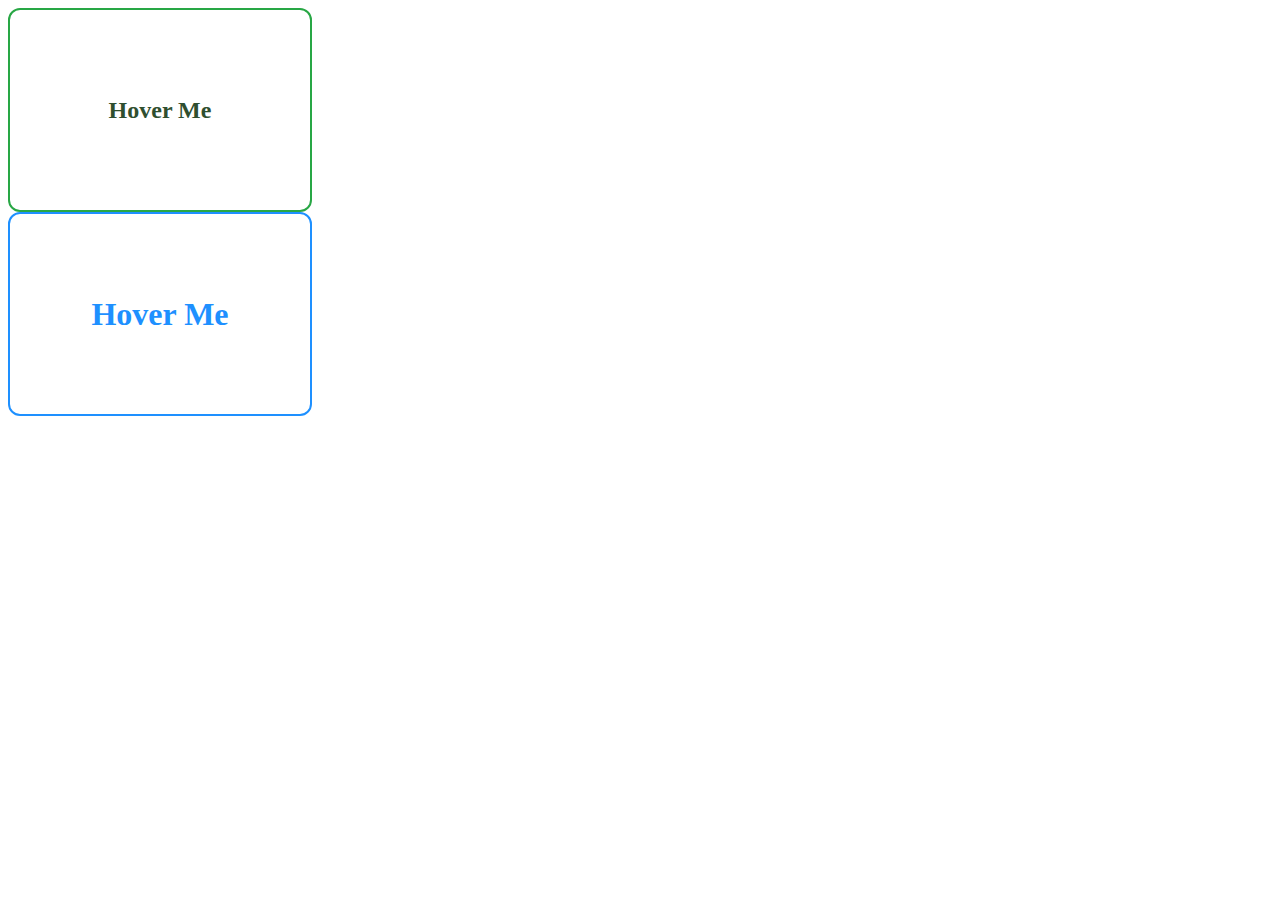
<file: test.html>
<!DOCTYPE html>
<html lang="en">
<head>
    <meta charset="UTF-8">
    <meta name="viewport" content="width=device-width, initial-scale=1.0">
    <title>Document</title>
    <style>
  

.hover-box {
  position: relative;
  width: 300px;
  height: 200px;
  display: flex;
  align-items: center;
  justify-content: center;
  background: #fff;
  border: 2px solid #28a745;
  border-radius: 12px;
  overflow: hidden;
  cursor: pointer;
  z-index: 1;
}

/* Text stays above effect */
.hover-box h2 {
  position: relative;
  z-index: 2;
  color: #2f4f2f;
  transition: color 0.5s ease;
}

/* Before - starting empty */
.hover-box::before {
  content: "";
  position: absolute;
  top: 100%;
  left: 0;
  width: 100%;
  height: 100%;
  background: #28a745;
  transition: top 0.6s ease;
  z-index: 1;
}

/* After - for secondary effect (optional overlay) */
.hover-box::after {
  content: "";
  position: absolute;
  bottom: -100%;
  right: 0;
  width: 100%;
  height: 100%;
  background: #3cb371;
  transition: bottom 0.6s ease;
  z-index: 1;
  opacity: 0.6;
}

/* Hover effect - fill color slowly */
.hover-box:hover::before {
  top: 0;
}

.hover-box:hover::after {
  bottom: 0;
}

.hover-box:hover h2 {
  color: #fff;
}



.hovers-box-horizontal {
  position: relative;
  width: 300px;
  height: 200px;
  display: flex;
  align-items: center;
  justify-content: center;
  background: #fff;
  border: 2px solid #1e90ff;
  border-radius: 12px;
  overflow: hidden;
  cursor: pointer;
  z-index: 1;
}

/* Text stays above */
.hovers-box-horizontal h1 {
  position: relative;
  z-index: 2;
  color: #1e90ff;
  transition: color 0.5s ease;
}

/* Before - slides from left */
.hovers-box-horizontal::before {
  content: "";
  position: absolute;
  top: 0;
  left: -100%;
  width: 100%;
  height: 100%;
  background: #1e90ff;
  transition: left 0.6s ease;
  z-index: 1;
}

/* After - slides from right */
.hovers-box-horizontal::after {
  content: "";
  position: absolute;
  top: 0;
  right: -100%;
  width: 100%;
  height: 100%;
  background: #4682b4;
  transition: right 0.6s ease;
  z-index: 1;
  opacity: 0.7;
}

/* Hover effect */
.hovers-box-horizontal:hover::before {
  left: 0;
}

.hovers-box-horizontal:hover::after {
  right: 0;
}

.hovers-box-horizontal:hover h1 {
  color: #fff;
}

    </style>
</head>
<body>
     <div class="hover-box">
  <h2>Hover Me</h2>
</div>

<div class="hovers-box-horizontal">
  <h1>Hover Me</h1>
</div>

</body>
</html>
</file>
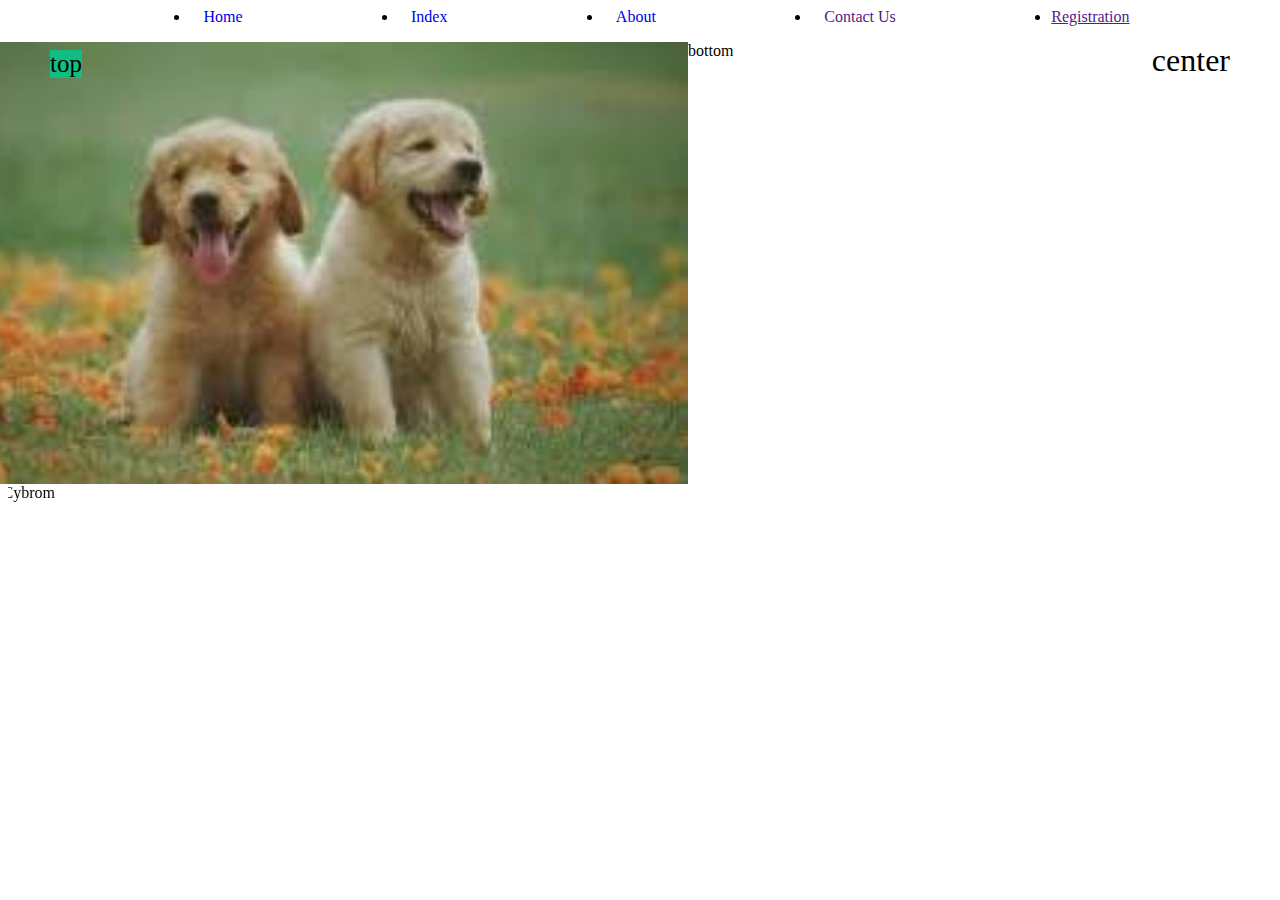
<file: try.html>
<html>
    <head>
        <title>Full Page</title>
        <link rel="stylesheet" href="style.css">
    </head>
    <body>
        <ul id="full">
            <li class="num"><a href="home.html">Home</a></li>
            <li class="num"><a href="index.html">Index</a></li>
            <li class="num"><a href="about.html">About</a></li>
            <li class="num"><a href="">Contact Us</a></li>
            <li><a href="">Registration</a></li>
        </ul>
        <div id="dog">
            <img src="dog.jpg" alt="Dog Picture">
            <div class="doog">top</div>
            <div class="dug">center</div>
            <div class="dig">bottom</div>
        </div>

        <marquee behavior="" direction="right">Cybrom</marquee>
    </body>
</html>
</file>
<file: style.css>
tr{
    margin: 10px;
    word-spacing: 9px;
    letter-spacing: 10px;
    padding: 25px;
}
th{
    background-color: rgb(140, 25, 247);
    padding: 20px;
}
td{
    background-color: rgb(146, 233, 24);
    margin: 20px;
    padding: 35px;
    text-shadow: 30px;
}
p{
    margin: 10px;width: 10px;background-color: rgb(238, 71, 10);
    padding: 10px; border: 10px;
    -webkit-text-stroke-color: rgba(17, 251, 251, 0.879);
}
#full{
    display: flex;
    justify-content: center;
    justify-content: space-evenly;
    flex-wrap: wrap;
    position: relative;
}
.num a{
    text-decoration: none;
    margin: 13px;
    list-style: none;
    overflow: hidden;
}
.numa:hover{
    transition: 3s;
    transform: scale(1.3);
}
#dog{
    border: 2px;
    width: 50%;
    height: 50%;
    display: flex;
    justify-content: center;
}
.doog{
    height: auto;
    display: block;
    position: absolute;
    top: 50px;
    left: 50px;
    font-size: 25px;
    background-color: rgb(16, 190, 132);
}
.dug{
    position: absolute;
    font-size: 32px;
    right: 50px;
    display: block;
    flex-wrap: wrap;
}
</file>
<file: landing.css>
* {
  margin: 0;
  padding: 0;
  box-sizing: border-box;
}

body {
  min-height: 100vh;
  display: flex;
  flex-direction: column;
  font-family: 'Segoe UI', sans-serif;
  background: #f4f7f6;
  color: #2c3e50;
}

section {
  min-height: 100vh;
  display: flex;
  flex-direction: column;
  flex: 1;
}

/* Garden Section */
#garden {
  background: linear-gradient(135deg, #f0f4f3, #cfe8dc);
  padding: 2rem;
  position: relative;
  overflow: hidden;
}

.garden-wrapper {
  flex: 1;
  display: flex;
  flex-direction: column;
}

/* Navigation */
.garden-nav {
  display: flex;
  justify-content: space-between;
  align-items: center;
  margin-bottom: 2rem;
  flex-wrap: wrap;
  position: relative;
  z-index: 10;
}

.garden-logo {
  font-size: 1.8rem;
  font-weight: bold;
  color: #2c3e50;
}

.garden-toggle {
  display: none;
  flex-direction: column;
  gap: 5px;
  cursor: pointer;
}

.garden-toggle span {
  width: 25px;
  height: 3px;
  background-color: #2c3e50;
  border-radius: 2px;
}

/* Nav Menu (desktop) */
.garden-menu {
  list-style: none;
  display: flex;
  gap: 1.5rem;
  transition: max-height 0.4s ease, opacity 0.4s ease;
}

.garden-menu li a {
  text-decoration: none;
  color: #2c3e50;
  font-weight: 500;
  position: relative;
  padding: 0.5rem 0;
  transition: color 0.3s ease;
}

.garden-menu li a::after {
  content: "";
  position: absolute;
  left: 0;
  bottom: 0;
  width: 0%;
  height: 2px;
  background-color: #27ae60;
  transition: width 0.4s ease;
}

.garden-menu li a:hover {
  color: #219150;
}

.garden-menu li a:hover::after {
  width: 100%;
}

/* Hero Section */
.garden-hero {
  flex: 1;
  display: flex;
  flex-direction: column;
  justify-content: center;
  align-items: center;
  text-align: center;
  padding: 4rem 2rem;
  background: radial-gradient(circle at top, #ffffff 0%, #e0f2e9 100%);
  border-radius: 1.5rem;
  box-shadow: 0 10px 30px rgba(0, 0, 0, 0.05);
  position: relative;
  z-index: 2;
}

.garden-hero h1 {
  font-size: 3rem;
  margin-bottom: 1rem;
}

.garden-hero h1 span {
  color: #27ae60;
}

.garden-hero p {
  font-size: 1.2rem;
  max-width: 600px;
  margin: 0 auto 2rem;
}

.garden-cta {
  background: #27ae60;
  color: white;
  padding: 0.8rem 2rem;
  border: none;
  border-radius: 2rem;
  font-size: 1rem;
  cursor: pointer;
  transition: background 0.3s ease;
}

.garden-cta:hover {
  background: #219150;
}

/* Garden Features */
.garden-features {
  display: flex;
  flex-wrap: wrap;
  gap: 2rem;
  margin-top: 3rem;
  justify-content: center;
  flex-direction: row;
  flex: 0 0 auto;
  align-items: flex-start;
}

.garden-feature {
  background: #ffffff;
  padding: 2rem;
  border-radius: 1rem;
  flex: 0 1 300px;
  max-width: 350px;
  box-shadow: 0 8px 20px rgba(0, 0, 0, 0.08);
  transition: all 0.4s ease;
  transform: translateY(0);
}

.garden-feature:hover {
  transform: translateY(-10px) scale(1.03);
  box-shadow: 0 12px 30px rgba(0, 0, 0, 0.1);
  background-color: #f6fff8;
}

.garden-feature h3 {
  margin-bottom: 0.5rem;
  color: #27ae60;
}

/* Floating Blobs */
.garden-blobs {
  position: absolute;
  top: -100px;
  left: -100px;
  z-index: 0;
}

.blob {
  position: absolute;
  border-radius: 50%;
  opacity: 0.3;
  filter: blur(40px);
  animation: floatBlob 12s ease-in-out infinite;
}

.blob1 {
  width: 300px;
  height: 300px;
  background: #27ae60;
  left: 0;
  top: 0;
}

.blob2 {
  width: 250px;
  height: 250px;
  background: #16a085;
  left: 150px;
  top: 200px;
  animation-delay: 6s;
}

@keyframes floatBlob {
  0%, 100% { transform: translateY(0) scale(1); }
  50% { transform: translateY(40px) scale(1.05); }
}

/* Scroll Fade Animation */
.scroll-fade {
  opacity: 0;
  transform: translateY(30px);
  transition: opacity 0.8s ease, transform 0.8s ease;
}

.scroll-fade.visible {
  opacity: 1;
  transform: translateY(0);
}


/* garden theme */



/* space theme */

#space {
  position: relative;
  height: 200vh;
  background: radial-gradient(ellipse at bottom, #0a0f2c 0%, #000000 100%);
  color: #ffffff;
  font-family: 'Segoe UI', sans-serif;
  overflow: hidden;
  padding: 4vh 5vw;
}

.space-stars {
  position: absolute;
  top: 0; left: 0;
  width: 100%; height: 100%;
  background: transparent url('https://www.transparenttextures.com/patterns/stardust.png') repeat;
  animation: moveStars 100s linear infinite;
  z-index: 0;
  opacity: 0.2;
}

@keyframes moveStars {
  from { background-position: 0 0; }
  to { background-position: 10000px 10000px; }
}

.space-objects {
  position: absolute;
  width: 100%; height: 100%;
  top: 0; left: 0;
  z-index: 1;
  pointer-events: none;
}

.space-rocket {
  position: absolute;
  bottom: 10%;
  left: 10%;
  width: 50px;
  height: 100px;
  background: linear-gradient(#fff, #ccc);
  border-radius: 10px;
  animation: rocket-float 6s ease-in-out infinite;
  box-shadow: 0 0 20px #ff00f0;
}

@keyframes rocket-float {
  0%, 100% { transform: translateY(0); }
  50% { transform: translateY(-20px); }
}

.space-astronaut {
  position: absolute;
  top: 20%;
  right: 15%;
  width: 60px;
  height: 60px;
  background: #ccc;
  border-radius: 50%;
  animation: astro-float 5s ease-in-out infinite;
  box-shadow: 0 0 10px #00f0ff;
}

@keyframes astro-float {
  0%, 100% { transform: translateY(0) rotate(0deg); }
  50% { transform: translateY(-15px) rotate(10deg); }
}

.space-container {
  position: relative;
  z-index: 2;
  display: flex;
  flex-direction: column;
  justify-content: space-between;
  height: 100%;
}

.space-hero {
  text-align: center;
  margin-top: 5vh;
}

.space-heading {
  font-size: 3.5rem;
  letter-spacing: 2px;
  margin-bottom: 1rem;
  color: #00f0ff;
  min-height: 70px;
}

.space-subtitle {
  font-size: 1.2rem;
  color: #ccc;
  max-width: 600px;
  margin: 0 auto 2rem;
}

.space-button {
  background-color: #ff00f0;
  border: none;
  padding: 0.8rem 2rem;
  border-radius: 30px;
  font-size: 1rem;
  color: #fff;
  cursor: pointer;
  transition: background 0.3s ease, transform 0.2s ease;
}

.space-button:hover {
  background-color: #c800c8;
  transform: scale(1.05);
}

.space-counters {
  display: flex;
  justify-content: space-around;
  text-align: center;
  margin: 4vh 0;
}

.space-counter {
  font-size: 1.2rem;
  color: #a0f0ff;
}

.space-counter span {
  display: block;
  font-size: 2rem;
  font-weight: bold;
  color: #00f0ff;
}

.space-grid {
  display: grid;
  grid-template-columns: repeat(auto-fit, minmax(240px, 1fr));
  gap: 2rem;
  padding: 4vh 0;
}

.space-card {
  background: rgba(255, 255, 255, 0.05);
  border: 1px solid rgba(255, 255, 255, 0.1);
  padding: 2rem;
  border-radius: 16px;
  backdrop-filter: blur(8px);
  text-align: center;
  transition: transform 0.3s ease, box-shadow 0.3s ease;
  position: relative;
  overflow: hidden;
}

.space-card::after {
  content: "";
  position: absolute;
  top: -50%; left: -50%;
  width: 200%;
  height: 200%;
  background: radial-gradient(circle, #00f0ff33 0%, transparent 60%);
  transform: scale(0);
  transition: transform 0.5s ease;
  z-index: 0;
}

.space-card:hover::after {
  transform: scale(1.2);
}

.space-card h3 {
  font-size: 1.5rem;
  color: #00f0ff;
  margin-bottom: 1rem;
  z-index: 1;
  position: relative;
}

.space-card p {
  font-size: 1rem;
  color: #ddd;
  z-index: 1;
  position: relative;
}

.space-bottom-text {
  text-align: center;
  margin-top: 4vh;
  font-size: 1rem;
  color: #bbb;
  max-width: 700px;
  margin-left: auto;
  margin-right: auto;
}

/* space theme */












/* Responsive Nav and Layout */
@media (max-width: 768px) {

  /* garden theme */


  .garden-menu {
    flex-direction: column;
    background: #eaf6f0;
    position: absolute;
    top: 100%;
    left: 0;
    width: 100%;
    padding: 1rem 2rem;
    display: none;
    max-height: 0;
    overflow: hidden;
    opacity: 0;
    z-index: 20;
    border-radius: 0 0 1rem 1rem;
    box-shadow: 0 10px 20px rgba(0, 0, 0, 0.1);
  }

  .garden-menu.show {
    display: flex;
    max-height: 300px;
    opacity: 1;
  }

  .garden-toggle {
    display: flex;
  }

  .garden-hero h1 {
    font-size: 2.2rem;
  }

  .garden-hero p {
    font-size: 1rem;
  }

  .garden-feature {
    flex: 1 1 100%;
  }

  .garden-menu li {
    margin: 0.5rem 0;
  }

  /* garden theme */


}
</file>
<file: style1.css>
*{
    margin: 0%;
    padding: 0%;
}
#new ul{
    display: flex;
    justify-content: center;
    align-items: center;
    text-decoration: none;
    gap: 310px;
}
</file>
<file: price.css>
*{
    margin: 0%;
    padding: 0%;
    box-sizing: border-box;
}

/* section 1 */
.price-section {
  padding: 60px 20px;
  text-align: center;
  background: linear-gradient(145deg, #1c1e26, #2a2d3a);
  color: #fff;
  font-family: 'Segoe UI', sans-serif;
}

.price-toggle {
  display: flex;
  justify-content: center;
  align-items: center;
  gap: 12px;
  margin-bottom: 40px;
  font-size: 1.1rem;
  flex-wrap: wrap;
}

.price-switch {
  position: relative;
  width: 60px;
  height: 30px;
  display: inline-block;
}
.price-switch input {
  display: none;
}
.price-slider {
  position: absolute;
  cursor: pointer;
  inset: 0;
  background: #444;
  border-radius: 30px;
  transition: .4s;
}
.price-slider:before {
  content: "";
  position: absolute;
  height: 22px;
  width: 22px;
  left: 4px;
  bottom: 4px;
  background: #fff;
  border-radius: 50%;
  transition: .4s;
}
.price-switch input:checked + .price-slider {
  background: #0fd976;
}
.price-switch input:checked + .price-slider:before {
  transform: translateX(30px);
}

.price-cards {
  display: grid;
  grid-template-columns: repeat(auto-fit, minmax(280px, 1fr));
  gap: 25px;
  max-width: 1200px;
  margin: auto;
  padding: 0 10px;
}

.price-card {
  background: rgba(255, 255, 255, 0.05);
  border-radius: 15px;
  padding: 30px 20px;
  transition: transform 0.3s, box-shadow 0.3s;
}
.price-card:hover {
  transform: translateY(-10px) scale(1.05);
  box-shadow: 0 15px 30px rgba(0,0,0,0.4);
}

.price-card h3 {
  font-size: 1.5rem;
  margin-bottom: 15px;
}

.price-amount {
  font-size: 2rem;
  font-weight: bold;
  margin-bottom: 20px;
  color: #0fd976;
}

.price-card ul {
  list-style: none;
  padding: 0;
  margin: 20px 0;
  line-height: 1.8;
}

.price-btn {
  padding: 12px 20px;
  border: none;
  border-radius: 30px;
  background: linear-gradient(135deg, #0fd976, #00b894);
  color: white;
  font-weight: bold;
  cursor: pointer;
  transition: background 0.3s;
}
.price-btn:hover {
  background: linear-gradient(135deg, #00b894, #0fd976);
}

.price-featured {
  background: linear-gradient(145deg, #2c3140, #383c4d);
  border: 2px solid #0fd976;
}

/* section 1 */



/* --- RESPONSIVE  --- */
@media (max-width: 900px) {
    /* section 1 */
  .price-cards {
    grid-template-columns: 1fr 1fr;
  }
  /* section 1 */
}

@media (max-width: 600px) {
     /* section 1 */
  .price-cards {
    grid-template-columns: 1fr;
  }
  .price-card {
    max-width: 100%;
  }
  /* section 1 */

}
</file>
<file: sign.css>
* {
  margin: 0;
  padding: 0;
  box-sizing: border-box;
}

#first {
  min-height: 100vh;
  background: linear-gradient(135deg, #ff6e7f, #bfe9ff);
  display: flex;
  align-items: center;
  justify-content: center;
  padding: 15px;
  font-family: 'Segoe UI', sans-serif;
}

.first-wrapper {
  background-color: rgba(255, 255, 255, 0.97);
  padding: 30px 25px;
  border-radius: 20px;
  box-shadow: 0 12px 30px rgba(0, 0, 0, 0.15);
  width: 100%;
  max-width: 450px;
  animation: fadeIn 0.8s ease-out;
}

.first-title {
  font-size: 30px;
  font-weight: 600;
  color: #ff3c6f;
  text-align: center;
  margin-bottom: 20px;
}

.first-form {
  display: flex;
  flex-direction: column;
  gap: 20px;
}

.first-field {
  position: relative;
  margin-top: 5px;
}

.first-input {
  width: 100%;
  padding: 14px 12px;
  font-size: 15px;
  border-radius: 10px;
  border: 1px solid #ccc;
  background-color: #fefefe;
  transition: border 0.3s, box-shadow 0.3s;
}

.first-input:focus {
  border-color: #ff3c6f;
  outline: none;
  box-shadow: 0 0 0 3px rgba(255, 60, 111, 0.2);
}

.first-label {
  position: absolute;
  top: 50%;
  left: 12px;
  transform: translateY(-50%);
  background-color: rgba(255, 255, 255, 0.97);
  padding: 0 6px;
  color: #777;
  font-size: 14px;
  font-weight: 600;
  letter-spacing: 0.3px;
  pointer-events: none;
  transition: all 0.3s ease-in-out;
  border-left: 3px solid transparent;
}

.first-input:focus + .first-label,
.first-input:not(:placeholder-shown) + .first-label {
  top: -9px;
  left: 10px;
  font-size: 12px;
  color: #ff3c6f;
  font-weight: bold;
  border-left: 3px solid #ff3c6f;
  padding-left: 5px;
  box-shadow: 1px 1px 2px rgba(255, 60, 111, 0.2);
  background-color: #fff;
  border-radius: 3px;
}

.first-submit {
  padding: 14px;
  background-color: #ff3c6f;
  color: white;
  font-size: 16px;
  font-weight: 600;
  border: none;
  border-radius: 12px;
  cursor: pointer;
  transition: background 0.3s ease;
}

.first-submit:hover {
  background-color: #e6345b;
}

@keyframes fadeIn {
  from {
    opacity: 0;
    transform: translateY(25px);
  }
  to {
    opacity: 1;
    transform: translateY(0);
  }
}

@media (max-width: 500px) {
  .first-wrapper {
    padding: 25px 18px;
  }

  .first-title {
    font-size: 24px;
  }
}
</file>
<file: farm.css>
/* Reset */
* {
  margin: 0;
  padding: 0;
  box-sizing: border-box;
}
body {
  font-family: "Poppins", sans-serif;
  color: #fff;
  overflow-x: hidden;
}

.farm-navbar {
  width: 100%;
  padding: 15px 40px;
  position: fixed;
  top: 0;
  left: 0;
  display: flex;
  justify-content: space-between;
  align-items: center;
  background: rgba(0,0,0,0.4);
  backdrop-filter: blur(8px);
  z-index: 1000;
}
.farm-logo {
  font-size: 1.6rem;
  font-weight: 700;
  cursor: pointer;
}
.farm-logo span {
  background: linear-gradient(90deg, #ffeb3b, #ff9800);
  -webkit-background-clip: text;
  -webkit-text-fill-color: transparent;
}
.farm-links {
  list-style: none;
  display: flex;
  gap: 30px;
}
.farm-links li a {
  text-decoration: none;
  color: white;
  font-weight: 500;
  position: relative;
  transition: color 0.3s;
}
.farm-links li a::before {
  content: "";
  position: absolute;
  bottom: -5px;
  left: 0;
  height: 2px;
  width: 0%;
  background: #ffeb3b;
  transition: width 0.3s ease;
}
.farm-links li a:hover {
  color: #ffeb3b;
}
.farm-links li a:hover::before {
  width: 100%;
}

.farm-hamburger {
  display: none;
  flex-direction: column;
  gap: 6px;
  cursor: pointer;
}
.farm-hamburger span {
  width: 28px;
  height: 3px;
  background: white;
  border-radius: 2px;
  transition: all 0.3s ease;
}
.farm-hamburger.active span:nth-child(1) {
  transform: rotate(45deg) translateY(8px);
}
.farm-hamburger.active span:nth-child(2) {
  opacity: 0;
}
.farm-hamburger.active span:nth-child(3) {
  transform: rotate(-45deg) translateY(-8px);
}

.farm-mobile-menu {
  position: fixed;
  top: 0;
  right: -100%;
  width: 70%;
  height: 100vh;
  background: #2e7d32;
  display: flex;
  flex-direction: column;
  align-items: center;
  justify-content: center;
  gap: 25px;
  transition: right 0.5s ease;
  z-index: 900;
}
.farm-mobile-menu a {
  color: white;
  font-size: 1.3rem;
  text-decoration: none;
  position: relative;
}
.farm-mobile-menu a::after {
  content: "";
  position: absolute;
  bottom: -5px;
  left: 50%;
  width: 0;
  height: 2px;
  background: #ffeb3b;
  transform: translateX(-50%);
  transition: width 0.3s;
}
.farm-mobile-menu a:hover::after {
  width: 100%;
}
.farm-mobile-menu.active {
  right: 0;
}

.farm-hero {
  height: 100vh;
  display: flex;
  flex-direction: column;
  justify-content: center;
  align-items: center;
  text-align: center;
  position: relative;
  padding: 0 20px;
  background: linear-gradient(to top, #2e7d32, #4caf50);
}

.farm-sun {
  position: absolute;
  top: 90px;
  right: 50px;
  width: 100px;
  height: 100px;
  background: radial-gradient(circle, #ffeb3b, #f57f17);
  border-radius: 50%;
  box-shadow: 0 0 40px rgba(255, 235, 59, 0.6);
  animation: floatSun 6s ease-in-out infinite;
}

@keyframes floatSun {
  0%, 100% { transform: translateY(0); }
  50% { transform: translateY(-15px); }
}

.farm-hero-content h1 {
  font-size: 2.8rem;
  margin-bottom: 15px;
}
.farm-hero-content p {
  font-size: 1.2rem;
}
.highlight {
  background: linear-gradient(90deg, #ffeb3b, #ff9800);
  -webkit-background-clip: text;
  -webkit-text-fill-color: transparent;
}

.farm-hero-bottom {
  position: absolute;
  bottom: 60px;
  text-align: center;
}
.farm-btn {
  display: inline-block;
  margin-top: 15px;
  padding: 12px 30px;
  font-size: 1rem;
  font-weight: bold;
  color: #2e7d32;
  background: white;
  border-radius: 30px;
  position: relative;
  overflow: hidden;
  transition: color 0.3s;
}
.farm-btn::before,
.farm-btn::after {
  content: "";
  position: absolute;
  width: 0%;
  height: 100%;
  top: 0;
  left: 0;
  background: #ffeb3b;
  transition: width 0.4s ease;
  z-index: -1;
}
.farm-btn:hover::before {
  width: 100%;
}
.farm-btn:hover {
  color: #000;
}

/* second section */
.spa-info {
  padding: 80px 20px;
background: linear-gradient(to bottom, #a5d6a7, #e8f5e9);
  text-align: center;
}

.spa-info-title {
  font-size: 2.5rem;
  margin-bottom: 10px;
  color: #1b5e20;
  font-weight: 700;
}

.spa-info-subtitle {
  font-size: 1.1rem;
  max-width: 700px;
  margin: 0 auto 50px;
  color: #333;
  line-height: 1.6;
}

.spa-info-grid {
  display: grid;
  grid-template-columns: repeat(3, 1fr); 
  gap: 30px;
  max-width: 1100px;
  margin: 0 auto;
}

.spa-card {
  background: #fff;
  padding: 30px 20px;
  border-radius: 14px;
  border: 1px solid #e0e0e0;
  box-shadow: 0 4px 12px rgba(0,0,0,0.08);
  transition: transform 0.3s ease, box-shadow 0.3s ease;
}

.spa-card:hover {
  transform: translateY(-8px);
  box-shadow: 0 8px 20px rgba(0,0,0,0.15);
}

.spa-card-icon {
  font-size: 2.4rem;
  margin-bottom: 15px;
  color: #2e7d32;
  transition: transform 0.3s ease;
}

.spa-card:hover .spa-card-icon {
  transform: scale(1.2) rotate(8deg);
}

.spa-card h3 {
  font-size: 1.25rem;
  margin-bottom: 8px;
  color: #1b5e20;
}

.spa-card p {
  font-size: 0.95rem;
  color: #555;
  line-height: 1.5;
}

.spa-reveal {
  opacity: 0;
  transform: translateY(40px);
  transition: opacity 0.8s ease, transform 0.8s ease;
}

.spa-reveal.spa-active {
  opacity: 1;
  transform: translateY(0);
}

/* second section */

/* third section */
.farm-produce {
  display: grid;
  grid-template-columns: 1fr 1fr;
  min-height: 80vh;
  background: linear-gradient(145deg, #f1f8f4 50%, #ffffff 50%);
  padding: 60px 10%;
  align-items: center;
  gap: 40px;
}

.farm-produce-left h2 {
  font-size: 2.5rem;
  color: #2e5d34;
  margin-bottom: 20px;
}

.farm-produce-left p {
  font-size: 1.1rem;
  color: #444;
  line-height: 1.6;
}

.farm-produce-right {
  display: grid;
  grid-template-columns: repeat(3, 1fr);
  gap: 25px;
  justify-items: center;
}

.farm-flip-card {
  background: transparent;
  width: 140px;
  height: 140px;
  perspective: 1000px;
}

.farm-flip-inner {
  position: relative;
  width: 100%;
  height: 100%;
  transition: transform 0.8s;
  transform-style: preserve-3d;
}

.farm-flip-card:hover .farm-flip-inner {
  transform: rotateY(180deg);
}

.farm-flip-front, .farm-flip-back {
  position: absolute;
  width: 100%;
  height: 100%;
  border-radius: 50%;
  backface-visibility: hidden;
  display: flex;
  flex-direction: column;
  justify-content: center;
  align-items: center;
  border: 3px solid #2e5d34;
  box-shadow: 0 4px 8px rgba(0,0,0,0.1);
  text-align: center;
  padding: 10px;
}

.farm-flip-front {
  background: #e8f5e9;
  font-size: 2rem;
  color: #2e5d34;
}

.farm-flip-front span {
  font-size: 0.9rem;
  margin-top: 8px;
  color: #333;
}

.farm-flip-back {
  background: #c8e6c9;
  transform: rotateY(180deg);
  font-size: 0.85rem;
  color: #2e5d34;
  line-height: 1.4;
  padding: 15px;
  box-shadow: 0 6px 15px rgba(46, 93, 52, 0.4);
}
/* third section */

/* fourth section */
.farm-fourth {
  height: 100vh;
  display: flex;
  flex-direction: column;
  justify-content: space-between;
  padding: 3rem 2rem;
  background: linear-gradient(145deg, #f0fff4, #d6f5d6);
  color: #2f4f2f;
}

.farm-fourth-farmers h2,
.farm-fourth-process h2 {
  font-size: 2.2rem;
  margin-bottom: 1.5rem;
}

.farm-fourth-grid {
  display: grid;
  grid-template-columns: repeat(auto-fit, minmax(220px, 1fr));
  gap: 1.5rem;
}

.farm-fourth-card {
  position: relative;
  background: #fff;
  border-radius: 1rem;
  padding: 2rem 1rem;
  text-align: center;
  box-shadow: 0 4px 15px rgba(0,0,0,0.1);
  overflow: hidden;
  transition: background 0.3s ease;
}

.farm-fourth-icon {
  font-size: 3rem;
  transition: opacity 0.5s ease;
}

.farm-fourth-info {
  opacity: 0;
  transition: opacity 0.5s ease;
}

.farm-fourth-card:hover .farm-fourth-icon {
  opacity: 0;
}

.farm-fourth-card:hover .farm-fourth-info {
  opacity: 1;
}

.farm-fourth-process {
  margin-top: 2rem;
}

.farm-fourth-timeline {
  display: flex;
  justify-content: space-between;
  flex-wrap: wrap;
  gap: 1.5rem;
}

.farm-step {
  flex: 1 1 150px;
  background: #fff;
  border-radius: 1rem;
  padding: 1.5rem;
  text-align: center;
  box-shadow: 0 4px 12px rgba(0,0,0,0.1);
  transition: transform 0.3s ease, box-shadow 0.3s ease;
}

.farm-step span {
  font-size: 2.5rem;
  display: block;
  margin-bottom: 0.5rem;
}

.farm-step:hover {
  transform: translateY(-5px);
  box-shadow: 0 6px 18px rgba(0,0,0,0.15);
}

/* fourth section */

/* footer */
.farm-last-section {
  background: linear-gradient(135deg, #d4f1c5, #a8e6cf);
  text-align: center;
  padding: 60px 20px;
}

.farm-last-content h2 {
  font-size: 2rem;
  color: #2e4d2e;
  margin-bottom: 15px;
}

.farm-last-content p {
  font-size: 1rem;
  color: #3d3d3d;
  max-width: 650px;
  margin: 0 auto 25px;
  line-height: 1.6;
}

.farm-cta-btn {
  background: #4caf50;
  color: #fff;
  padding: 12px 28px;
  font-size: 1rem;
  border: none;
  border-radius: 25px;
  cursor: pointer;
  transition: all 0.3s ease;
}

.farm-cta-btn:hover {
  background: #45a049;
  transform: scale(1.05);
}

/* Footer */
.farm-footer {
  background: #2e4d2e;
  color: #fff;
  padding: 40px 20px 20px;
}

.farm-footer-container {
  display: flex;
  flex-wrap: wrap;
  justify-content: space-between;
  max-width: 1100px;
  margin: 0 auto 20px;
}

.farm-footer-about,
.farm-footer-links,
.farm-footer-contact {
  flex: 1 1 250px;
  margin: 10px;
}

.farm-footer-about h3,
.farm-footer-links h4,
.farm-footer-contact h4 {
  margin-bottom: 10px;
  color: #d4f1c5;
}

.farm-footer-links ul {
  list-style: none;
  padding: 0;
}

.farm-footer-links ul li {
  margin: 6px 0;
}

.farm-footer-links ul li a {
  color: #fff;
  text-decoration: none;
  transition: 0.3s;
}

.farm-footer-links ul li a:hover {
  color: #a8e6cf;
}

.farm-footer-bottom {
  text-align: center;
  font-size: 0.9rem;
  border-top: 1px solid rgba(255, 255, 255, 0.3);
  padding-top: 10px;
}

/* footer */


/* Responsive */
@media(max-width: 768px) {

  /*  first section*/
  .farm-links { display: none; }
  .farm-hamburger { display: flex; }
  .farm-hero-content h1 { font-size: 2rem; }
  .farm-hero-content p { font-size: 1rem; }
  /*  first section*/

  /* fourth section  */
    .farm-fourth {
    height: auto;
    padding: 2rem 1rem;
  }
  
  .farm-fourth-grid {
    grid-template-columns: 1fr;
  }

  .farm-fourth-timeline {
    flex-direction: column;
    align-items: center;
  }

  /* fourth section  */
  
}

@media (max-width: 1024px) {
    /*  second section*/
  .spa-info-grid {
    grid-template-columns: repeat(2, 1fr); 
  }
    /*  second section*/
}

@media (max-width: 900px) {
  /* third section */
  .farm-produce {
    grid-template-columns: 1fr;
    text-align: center;
  }

  .farm-produce-right {
    grid-template-columns: repeat(2, 1fr);
    gap: 20px;
  }
  /* third section */

}


@media (max-width: 600px) {
    /*  second section*/
  .spa-info-grid {
    grid-template-columns: 1fr; 
  }

  .spa-info-title {
    font-size: 2rem;
  }

  .spa-info-subtitle {
    font-size: 1rem;
  }
    /*  second section*/

    /* third section */
         .farm-produce-right {
    grid-template-columns: 1fr;
  }

  .farm-flip-card {
    width: 110px;
    height: 110px;
  }

  .farm-flip-front {
    font-size: 1.6rem;
  }

    /* third section */

}
</file>
